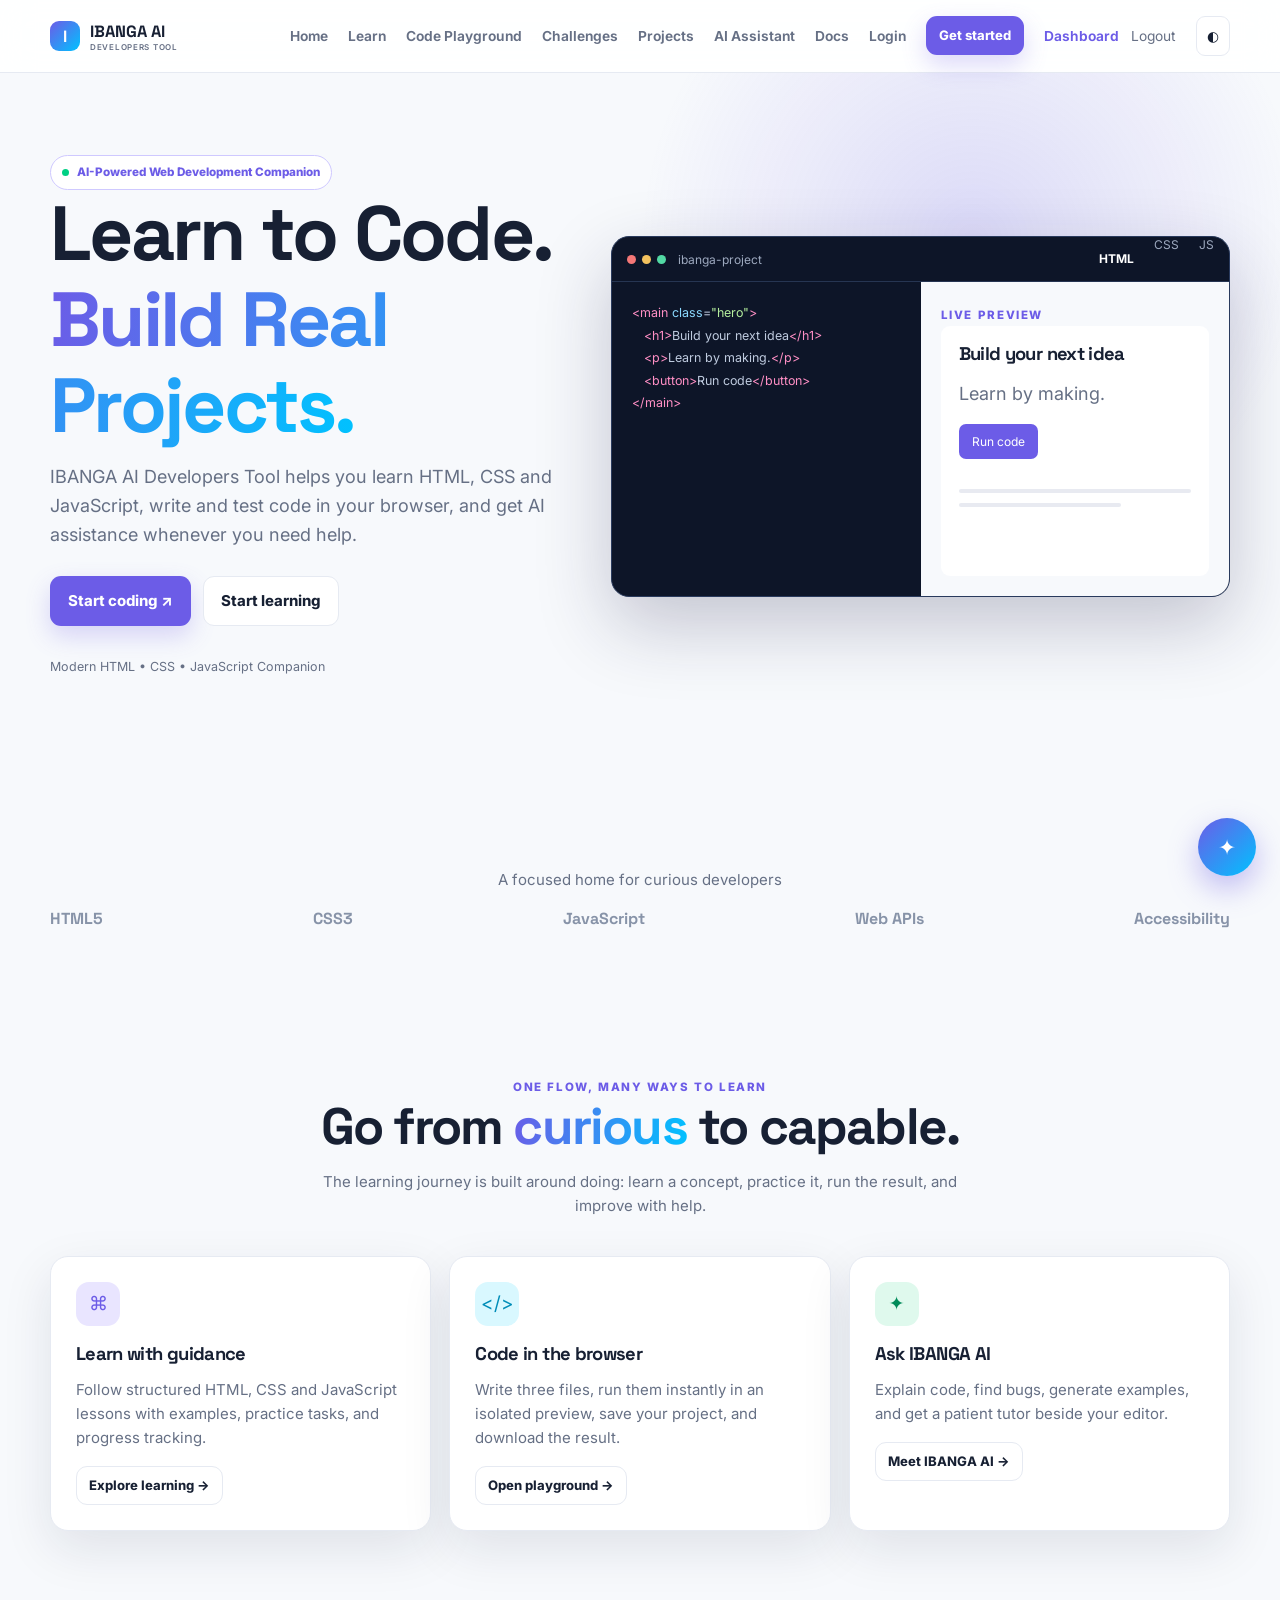
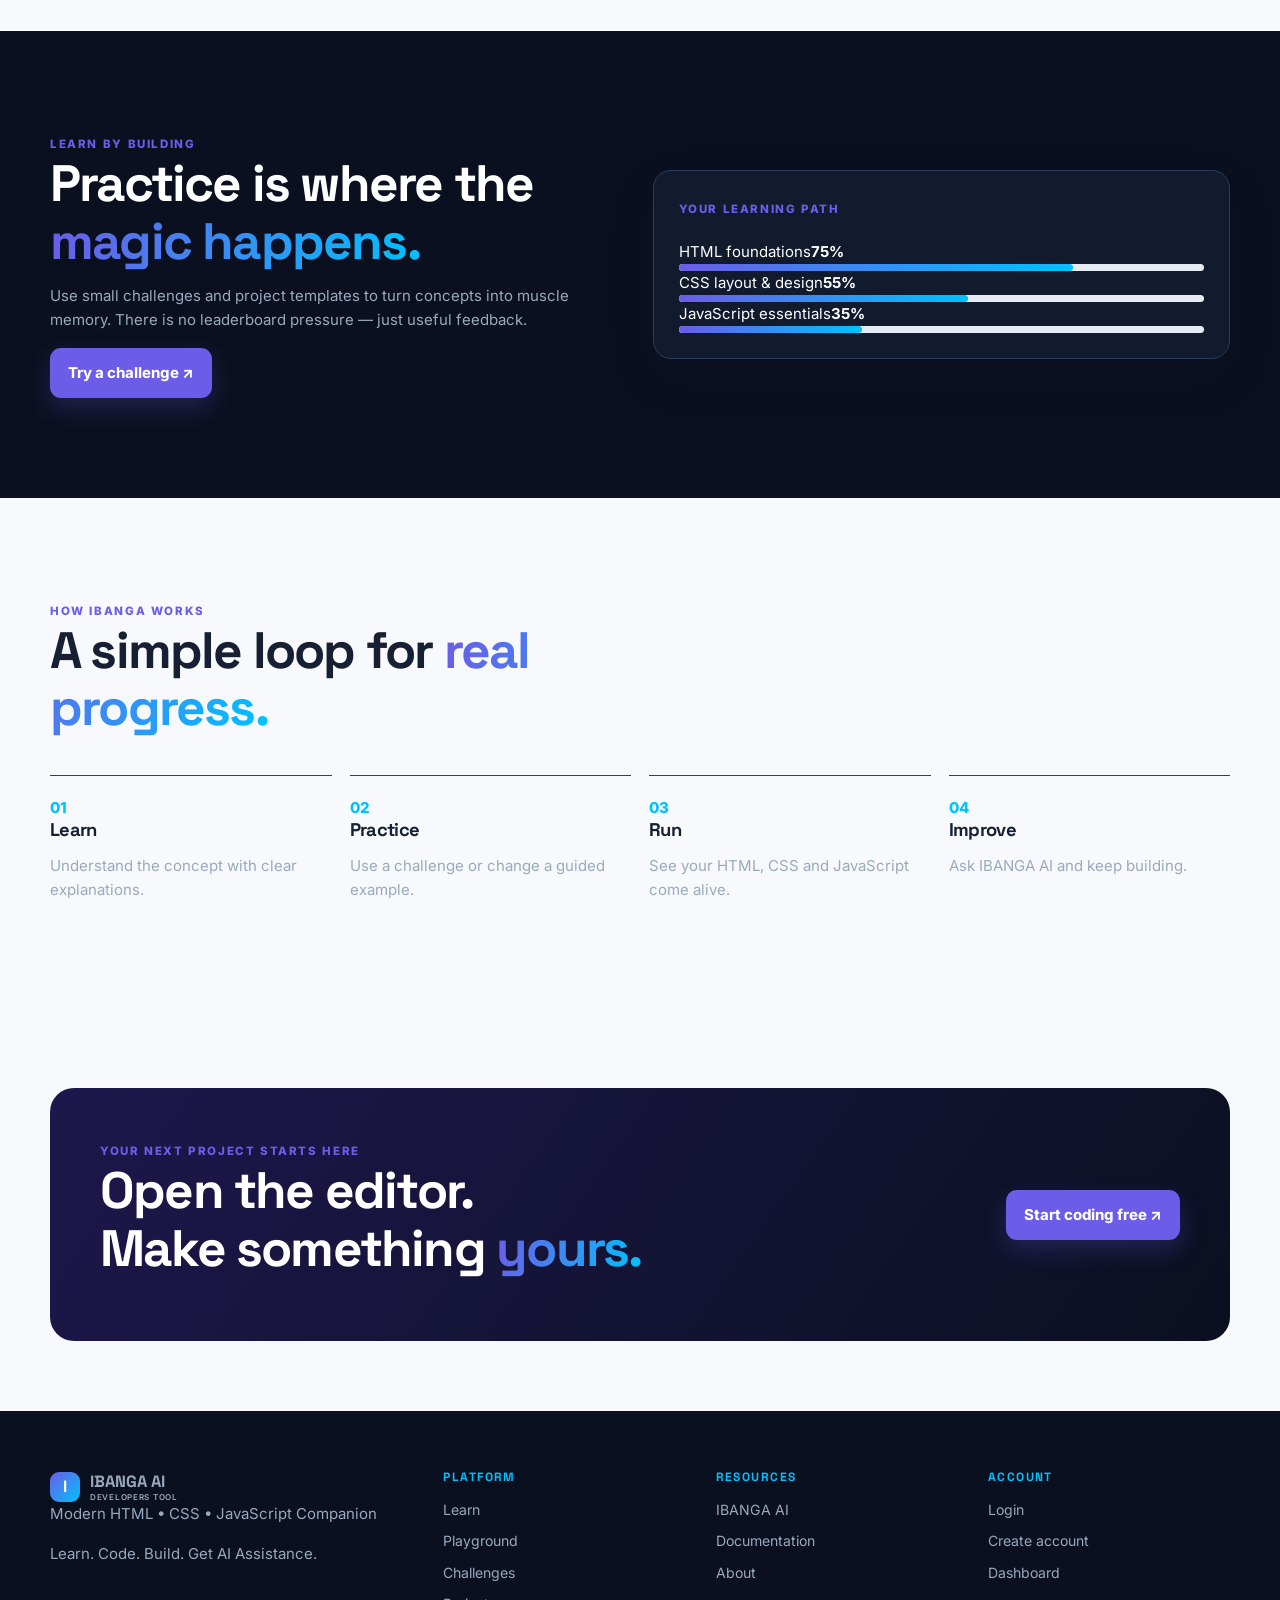
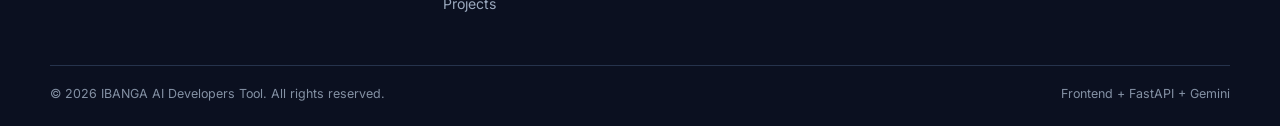
<file: index.html>
<!doctype html><html lang="en" data-page="home"><head><meta charset="UTF-8"><meta name="viewport" content="width=device-width,initial-scale=1"><meta name="description" content="IBANGA AI Developers Tool — Modern HTML, CSS and JavaScript Companion"><title>IBANGA AI Developers Tool</title><link rel="preconnect" href="https://fonts.googleapis.com"><link href="https://fonts.googleapis.com/css2?family=Inter:wght@400;500;600;700;800&family=Space+Grotesk:wght@500;600;700&display=swap" rel="stylesheet"><link rel="stylesheet" href="css/style.css"><link rel="stylesheet" href="css/responsive.css"></head><body><div id="site-header"></div><main><section class="hero"><div class="container hero-grid"><div class="reveal"><span class="badge"><i class="dot"></i> AI-Powered Web Development Companion</span><h1>Learn to Code.<br><span class="gradient-text">Build Real Projects.</span></h1><p>IBANGA AI Developers Tool helps you learn HTML, CSS and JavaScript, write and test code in your browser, and get AI assistance whenever you need help.</p><div class="hero-actions"><a class="btn btn-primary" href="pages/playground.html">Start coding ↗</a><a class="btn btn-secondary" href="pages/learn.html">Start learning</a></div><small class="muted">Modern HTML • CSS • JavaScript Companion</small></div><div class="hero-editor reveal"><div class="editor-top"><i class="traffic"></i><span>ibanga-project</span><div class="editor-tabs"><b>HTML</b><span>CSS</span><span>JS</span></div></div><div class="editor-body"><div class="mock-code"><span class="tag">&lt;main</span> <span class="attr">class</span>=<span class="value">"hero"</span><span class="tag">&gt;</span><br>　<span class="tag">&lt;h1&gt;</span>Build your next idea<span class="tag">&lt;/h1&gt;</span><br>　<span class="tag">&lt;p&gt;</span>Learn by making.<span class="tag">&lt;/p&gt;</span><br>　<span class="tag">&lt;button&gt;</span>Run code<span class="tag">&lt;/button&gt;</span><br><span class="tag">&lt;/main&gt;</span></div><div class="preview"><span class="eyebrow">LIVE PREVIEW</span><div class="preview-window"><h3>Build your next idea</h3><p>Learn by making.</p><span class="preview-button">Run code</span><div style="margin-top:30px;height:4px;background:#e8eaf1;border-radius:4px"></div><div style="margin-top:10px;width:70%;height:4px;background:#e8eaf1;border-radius:4px"></div></div></div></div></div></div></section><section class="section" style="padding-bottom:45px"><div class="container"><p class="center muted">A focused home for curious developers</p><div class="logos"><span>HTML5</span><span>CSS3</span><span>JavaScript</span><span>Web APIs</span><span>Accessibility</span></div></div></section><section class="section"><div class="container"><div class="section-heading center"><span class="eyebrow">ONE FLOW, MANY WAYS TO LEARN</span><h2>Go from <span class="gradient-text">curious</span> to capable.</h2><p class="muted">The learning journey is built around doing: learn a concept, practice it, run the result, and improve with help.</p></div><div class="grid-3"><article class="card card-pad feature-card reveal"><div class="icon">⌘</div><h3>Learn with guidance</h3><p>Follow structured HTML, CSS and JavaScript lessons with examples, practice tasks, and progress tracking.</p><a class="btn btn-secondary btn-small" href="pages/learn.html">Explore learning →</a></article><article class="card card-pad feature-card reveal"><div class="icon cyan">&lt;/&gt;</div><h3>Code in the browser</h3><p>Write three files, run them instantly in an isolated preview, save your project, and download the result.</p><a class="btn btn-secondary btn-small" href="pages/playground.html">Open playground →</a></article><article class="card card-pad feature-card reveal"><div class="icon green">✦</div><h3>Ask IBANGA AI</h3><p>Explain code, find bugs, generate examples, and get a patient tutor beside your editor.</p><a class="btn btn-secondary btn-small" href="pages/ai-assistant.html">Meet IBANGA AI →</a></article></div></div></section><section class="section dark-section"><div class="container split"><div><span class="eyebrow">LEARN BY BUILDING</span><h2>Practice is where the <span class="gradient-text">magic happens.</span></h2><p class="muted">Use small challenges and project templates to turn concepts into muscle memory. There is no leaderboard pressure — just useful feedback.</p><a class="btn btn-primary" href="pages/challenges.html">Try a challenge ↗</a></div><div class="card card-pad" style="background:#121a2e;border-color:#2c3c5b;color:#fff"><span class="eyebrow">YOUR LEARNING PATH</span><div style="margin-top:20px"><div class="progress-item"><header><span>HTML foundations</span><b>75%</b></header><div class="progress-line"><i style="width:75%"></i></div></div><div class="progress-item"><header><span>CSS layout & design</span><b>55%</b></header><div class="progress-line"><i style="width:55%"></i></div></div><div class="progress-item"><header><span>JavaScript essentials</span><b>35%</b></header><div class="progress-line"><i style="width:35%"></i></div></div></div></div></div></section><section class="section"><div class="container"><div class="section-heading"><span class="eyebrow">HOW IBANGA WORKS</span><h2>A simple loop for <span class="gradient-text">real progress.</span></h2></div><div class="steps"><div class="step"><span class="step-number">01</span><h3>Learn</h3><p>Understand the concept with clear explanations.</p></div><div class="step"><span class="step-number">02</span><h3>Practice</h3><p>Use a challenge or change a guided example.</p></div><div class="step"><span class="step-number">03</span><h3>Run</h3><p>See your HTML, CSS and JavaScript come alive.</p></div><div class="step"><span class="step-number">04</span><h3>Improve</h3><p>Ask IBANGA AI and keep building.</p></div></div></div></section><section class="cta"><div class="container cta-box"><div><span class="eyebrow">YOUR NEXT PROJECT STARTS HERE</span><h2>Open the editor.<br>Make something <span class="gradient-text">yours.</span></h2></div><a class="btn btn-primary" href="pages/playground.html">Start coding free ↗</a></div></section></main><div id="site-footer"></div><script src="js/storage.js"></script><script src="js/ui.js"></script><script src="js/main.js"></script></body></html>
</file>
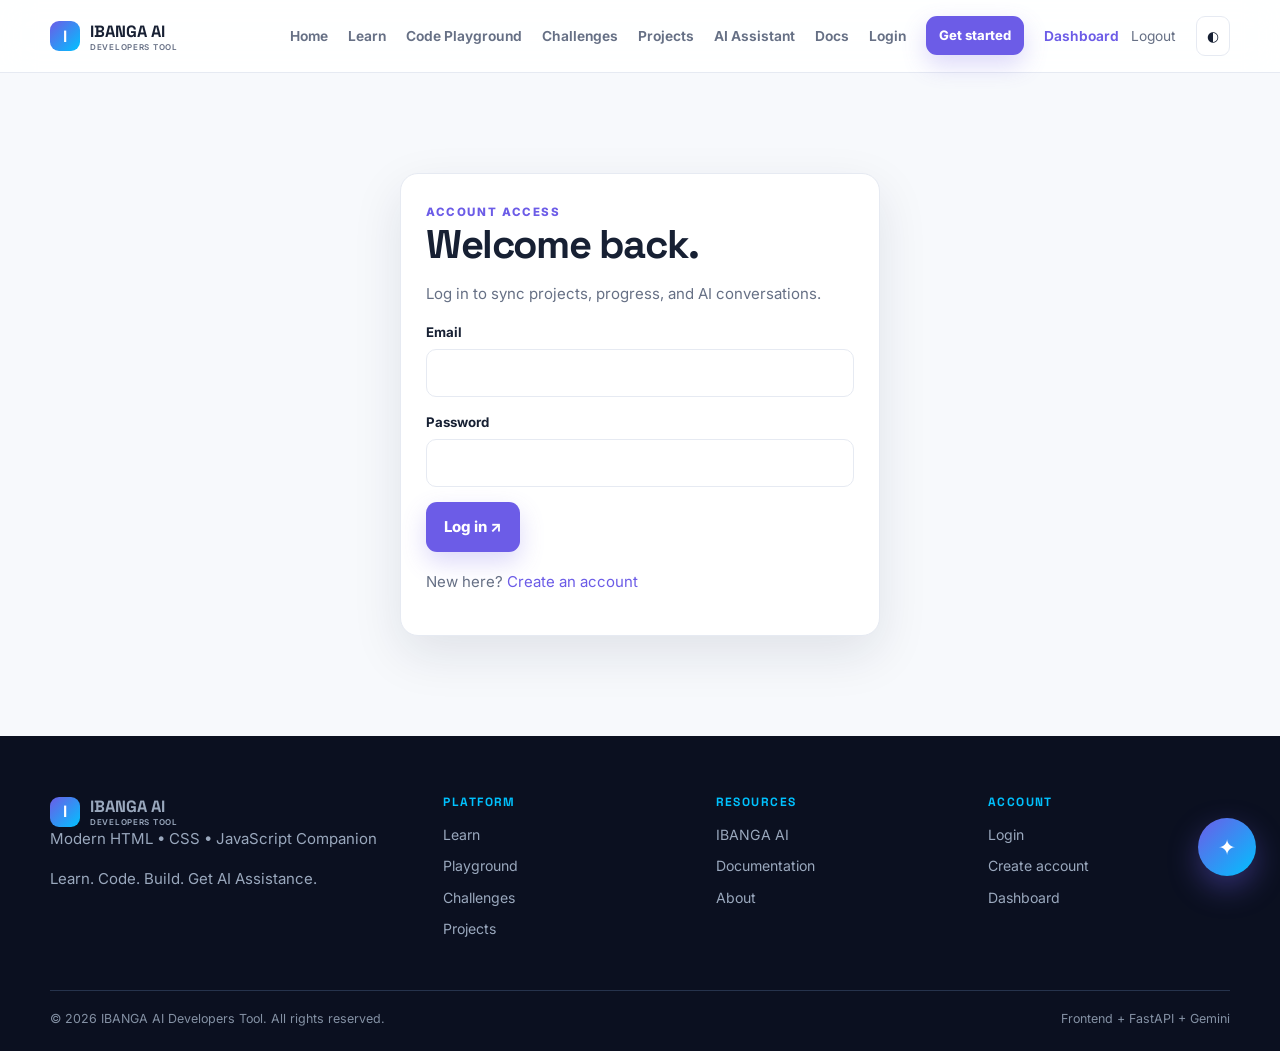
<file: dashboard/dashboard.html>
<!doctype html><html lang="en" data-page="dashboard"><head><meta charset="UTF-8"><meta name="viewport" content="width=device-width,initial-scale=1"><title>Dashboard — IBANGA AI</title><link rel="preconnect" href="https://fonts.googleapis.com"><link href="https://fonts.googleapis.com/css2?family=Inter:wght@400;500;600;700;800&family=Space+Grotesk:wght@500;600;700&display=swap" rel="stylesheet"><link rel="stylesheet" href="../css/style.css"><link rel="stylesheet" href="../css/responsive.css"><link rel="stylesheet" href="../css/dashboard.css"></head><body><div class="app-shell"><aside class="app-sidebar"><a class="brand" href="../index.html"><span class="brand-mark">I</span><span>IBANGA AI<small>DEVELOPERS TOOL</small></span></a><nav><a class="side-link active" href="dashboard.html">⌂ Dashboard</a><a class="side-link" href="../pages/learn.html">⌁ Learn</a><a class="side-link" href="../pages/playground.html">&lt;/&gt; Playground</a><a class="side-link" href="../pages/challenges.html">◇ Challenges</a><a class="side-link" href="../pages/projects.html">▣ Projects</a><a class="side-link" href="../pages/ai-assistant.html">✦ AI Assistant</a><a class="side-link" href="../pages/documentation.html">▤ Documentation</a><a class="side-link" href="#">⚙ Settings</a></nav></aside><div class="sidebar-overlay"></div><section class="app-main"><header class="app-topbar"><div><button class="sidebar-toggle" aria-label="Open dashboard menu">☰</button><span style="margin-left:10px"><h2>Welcome back, Developer!</h2><p class="muted">Keep learning. Keep building.</p></span></div><div><button class="theme-toggle" aria-label="Toggle theme">◐</button><a class="btn btn-primary btn-small" href="../pages/playground.html">Open playground ↗</a></div></header><main class="app-main-content"><div class="dashboard-kpis"><article class="card kpi"><span>Lessons completed</span><strong>12</strong><small class="muted">Keep your streak alive</small></article><article class="card kpi"><span>Projects saved</span><strong>4</strong><small class="muted">Build something new</small></article><article class="card kpi"><span>Challenges passed</span><strong>8</strong><small class="muted">Great momentum</small></article><article class="card kpi"><span>Learning streak</span><strong>6d</strong><small class="muted">You’re on a roll</small></article></div><div class="dashboard-columns"><section class="card card-pad"><div class="panel-heading"><div><span class="eyebrow">YOUR PATH</span><h2>Learning progress</h2></div><a class="btn btn-secondary btn-small" href="../pages/learn.html">Continue learning</a></div><div class="progress-item" data-progress="HTML"><header><span>HTML</span><b>0%</b></header><div class="progress-line"><i></i></div></div><div class="progress-item" data-progress="CSS"><header><span>CSS</span><b>0%</b></header><div class="progress-line"><i></i></div></div><div class="progress-item" data-progress="JavaScript"><header><span>JavaScript</span><b>0%</b></header><div class="progress-line"><i></i></div></div></section><section class="card card-pad"><span class="eyebrow">NEXT UP</span><h2>Build a landing page</h2><p class="muted">Practice layout, spacing, color, and responsive design in the playground.</p><a class="btn btn-primary btn-small" href="../pages/projects.html">Start project ↗</a></section></div><section class="card card-pad" style="margin-top:18px"><div class="panel-heading"><div><span class="eyebrow">RECENT ACTIVITY</span><h2>Your workspace</h2></div><a href="../pages/projects.html" class="muted">View projects →</a></div><table class="table"><thead><tr><th>Activity</th><th>Type</th><th>Status</th></tr></thead><tbody><tr><td>HTML foundations</td><td>Lesson</td><td><span class="status">Completed</span></td></tr><tr><td>Interactive button</td><td>Challenge</td><td><span class="status">Passed</span></td></tr><tr><td>My first IBANGA project</td><td>Project</td><td><span class="status pending">In progress</span></td></tr></tbody></table></section></main></section></div><script src="../js/storage.js"></script><script src="../js/ui.js"></script><script src="../js/dashboard.js"></script></body></html>
</file>
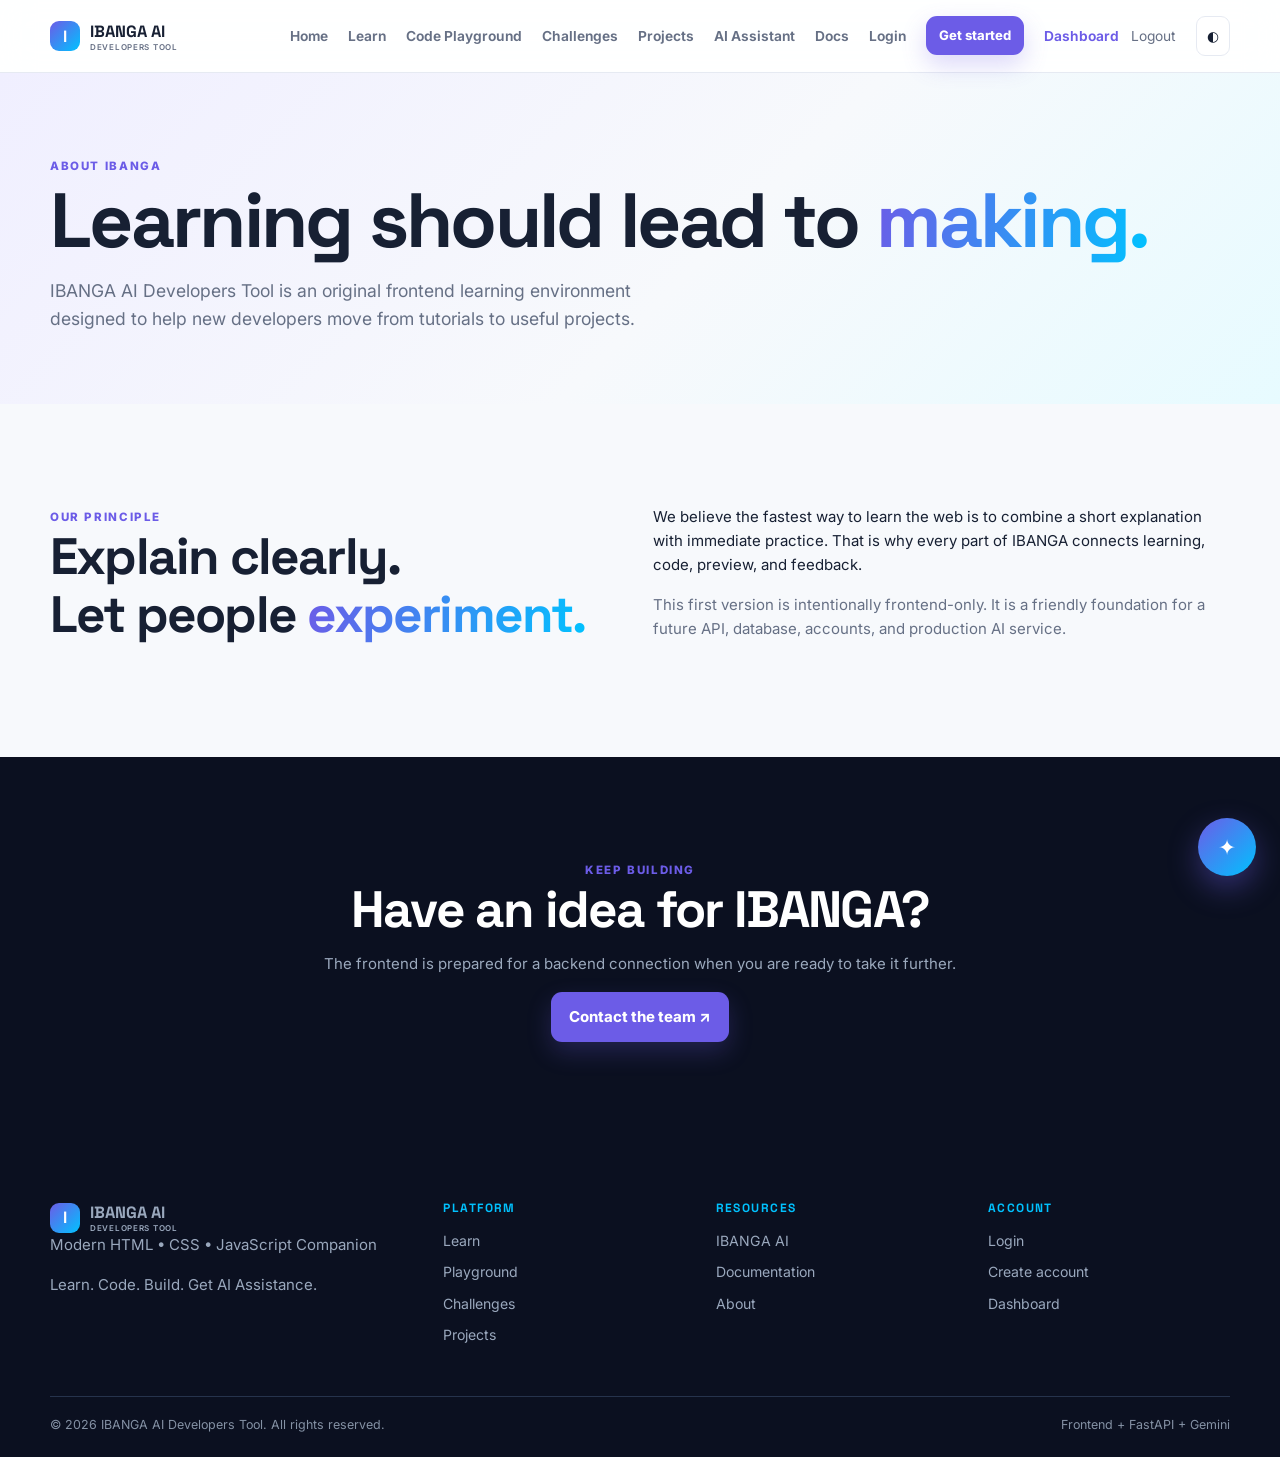
<file: pages/about.html>
<!doctype html><html lang="en" data-page="about"><head><meta charset="UTF-8"><meta name="viewport" content="width=device-width,initial-scale=1"><title>About — IBANGA AI Developers Tool</title><link rel="preconnect" href="https://fonts.googleapis.com"><link href="https://fonts.googleapis.com/css2?family=Inter:wght@400;500;600;700;800&family=Space+Grotesk:wght@500;600;700&display=swap" rel="stylesheet"><link rel="stylesheet" href="../css/style.css"><link rel="stylesheet" href="../css/responsive.css"></head><body><div id="site-header"></div><main><section class="page-title"><div class="container"><span class="eyebrow">ABOUT IBANGA</span><h1>Learning should lead to <span class="gradient-text">making.</span></h1><p>IBANGA AI Developers Tool is an original frontend learning environment designed to help new developers move from tutorials to useful projects.</p></div></section><section class="section"><div class="container split"><div><span class="eyebrow">OUR PRINCIPLE</span><h2>Explain clearly.<br>Let people <span class="gradient-text">experiment.</span></h2></div><div><p>We believe the fastest way to learn the web is to combine a short explanation with immediate practice. That is why every part of IBANGA connects learning, code, preview, and feedback.</p><p class="muted">This first version is intentionally frontend-only. It is a friendly foundation for a future API, database, accounts, and production AI service.</p></div></div></section><section class="section dark-section" id="contact"><div class="container center"><span class="eyebrow">KEEP BUILDING</span><h2>Have an idea for IBANGA?</h2><p class="muted">The frontend is prepared for a backend connection when you are ready to take it further.</p><a class="btn btn-primary" href="mailto:hello@ibanga.example">Contact the team ↗</a></div></section></main><div id="site-footer"></div><script src="../js/storage.js"></script><script src="../js/ui.js"></script></body></html>
</file>
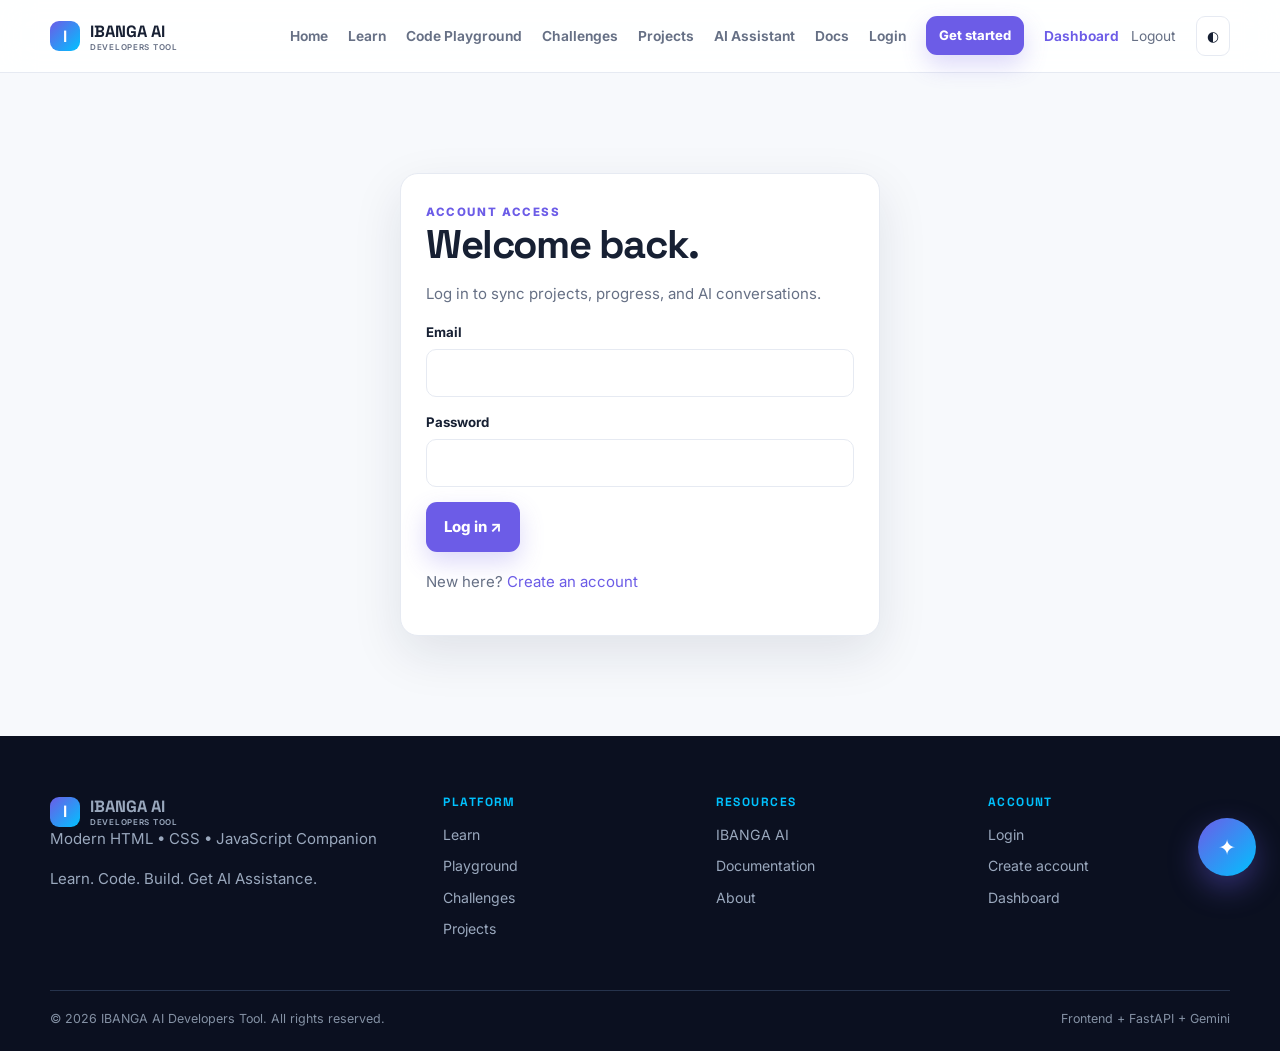
<file: pages/ai-assistant.html>
<!doctype html><html lang="en" data-page="ai"><head><meta charset="UTF-8"><meta name="viewport" content="width=device-width,initial-scale=1"><title>IBANGA AI Assistant</title><link rel="preconnect" href="https://fonts.googleapis.com"><link href="https://fonts.googleapis.com/css2?family=Inter:wght@400;500;600;700;800&family=Space+Grotesk:wght@500;600;700&display=swap" rel="stylesheet"><link rel="stylesheet" href="../css/style.css"><link rel="stylesheet" href="../css/responsive.css"><style>.ai-shell{padding:55px 0}.chat-box{max-width:850px;margin:auto}.chat-messages{min-height:350px;max-height:500px;overflow:auto;padding:24px;background:var(--surface);border:1px solid var(--line);border-radius:16px 16px 0 0}.chat-message{display:flex;gap:12px;margin:18px 0;max-width:750px}.chat-message.user{margin-left:auto;flex-direction:row-reverse}.chat-avatar{flex:0 0 32px;width:32px;height:32px;display:grid;place-items:center;border-radius:10px;background:#e9e5ff;color:var(--brand);font-size:.58rem;font-weight:800}.chat-message.user .chat-avatar{background:#d9f8ff;color:#008db8}.chat-message b{font-size:.77rem}.chat-message p{margin:4px 0;color:var(--muted);white-space:pre-wrap}.chat-composer{padding:15px;background:var(--surface);border:1px solid var(--line);border-top:0;border-radius:0 0 16px 16px}.chat-composer textarea{width:100%;min-height:70px;border:1px solid var(--line);background:var(--soft);color:var(--ink);border-radius:10px;padding:12px;resize:vertical}.chat-composer footer{display:flex;align-items:center;justify-content:space-between;margin-top:9px;gap:10px}.ai-disclaimer{font-size:.75rem;color:var(--muted)}</style></head><body><div id="site-header"></div><main class="ai-shell"><div class="container"><div class="section-heading center"><span class="badge"><i class="dot"></i> Demo AI Mode</span><h1>Meet <span class="gradient-text">IBANGA AI.</span></h1><p class="muted">Your AI web-development companion for explaining code, finding bugs, and learning with confidence.</p></div><div class="chat-box"><div id="chat-messages" class="chat-messages"><div class="chat-message assistant"><span class="chat-avatar">I</span><div><b>IBANGA AI</b><p>Hi! I can help with HTML, CSS, JavaScript, DOM, APIs, accessibility, debugging, and responsive design. What are you building?</p></div></div></div><div class="chat-composer"><div class="quick-grid"><button data-ai-prompt="Explain my code">Explain my code</button><button data-ai-prompt="Find bugs in my code">Find bugs</button><button data-ai-prompt="Improve this code">Improve this code</button><button data-ai-prompt="Create a responsive example">Make it responsive</button><button data-ai-prompt="Teach me DOM events">Teach me</button></div><form id="ai-form"><textarea id="ai-input" placeholder="Ask a web development question..." aria-label="Ask IBANGA AI"></textarea><footer><span class="ai-disclaimer">Demo response mode · No API key in the browser</span><span><button id="attach-code" type="button" class="btn btn-secondary btn-small">Attach code</button><button id="clear-chat" type="button" class="btn btn-secondary btn-small">Clear</button><button class="btn btn-primary btn-small" type="submit">Send ↗</button></span></footer></form></div></div></div></main><div id="site-footer"></div><script src="../js/storage.js"></script><script src="../js/ui.js"></script><script src="../js/ai-assistant.js"></script></body></html>
</file>
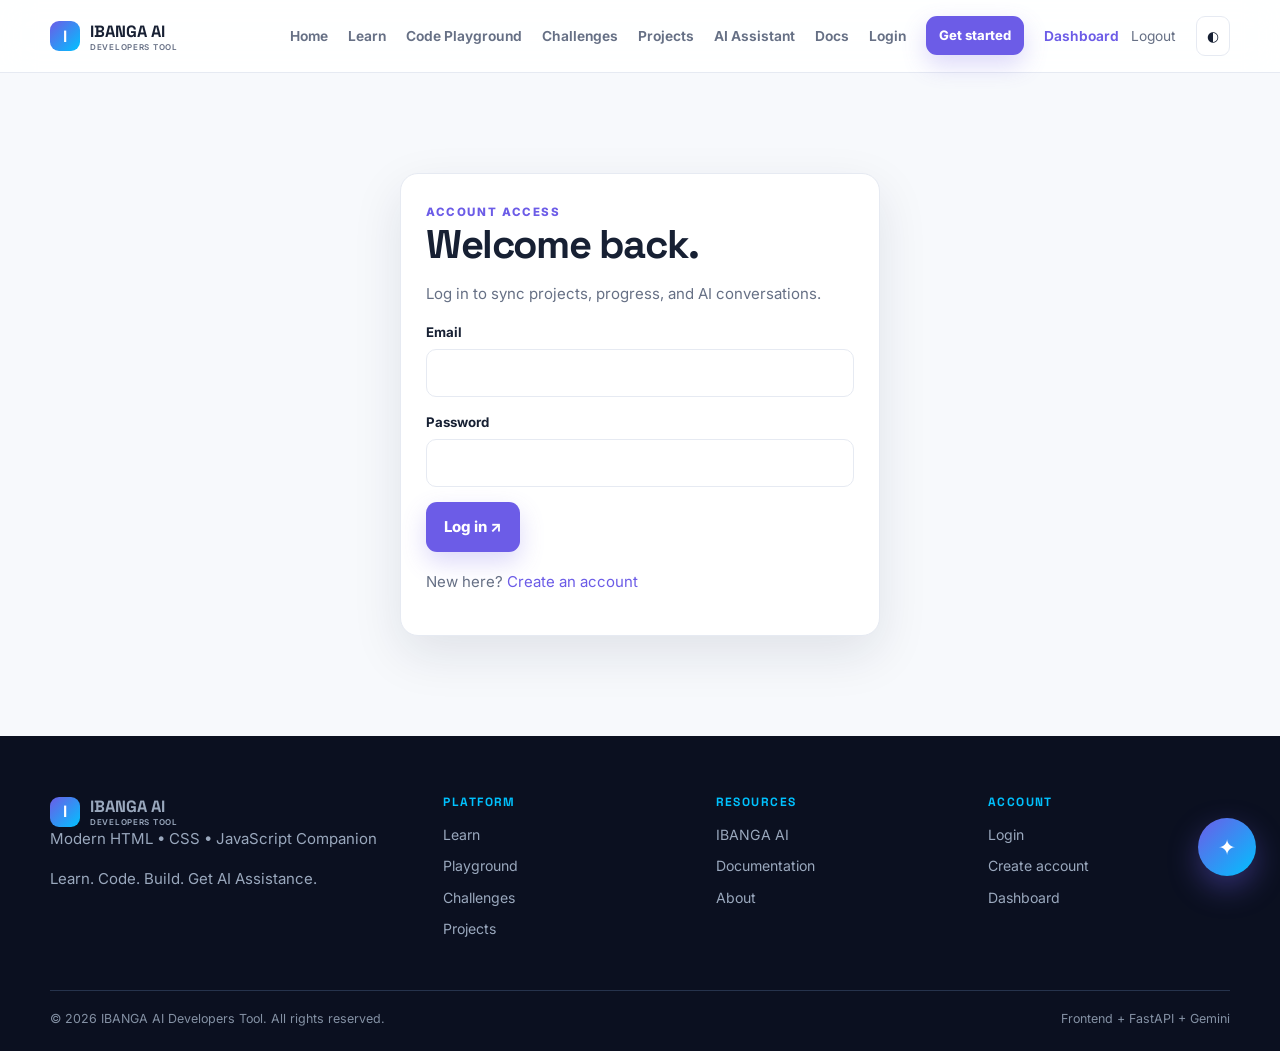
<file: pages/challenges.html>
<!doctype html><html lang="en" data-page="challenges"><head><meta charset="UTF-8"><meta name="viewport" content="width=device-width,initial-scale=1"><title>Coding Challenges — IBANGA AI</title><link rel="preconnect" href="https://fonts.googleapis.com"><link href="https://fonts.googleapis.com/css2?family=Inter:wght@400;500;600;700;800&family=Space+Grotesk:wght@500;600;700&display=swap" rel="stylesheet"><link rel="stylesheet" href="../css/style.css"><link rel="stylesheet" href="../css/responsive.css"></head><body><div id="site-header"></div><main><section class="page-title"><div class="container"><span class="eyebrow">PRACTICE ARENA</span><h1>Small challenges.<br><span class="gradient-text">Real confidence.</span></h1><p>Practice one skill at a time. Automated checks give you a friendly signal, not a leaderboard.</p></div></section><section class="section"><div class="container"><div id="challenge-grid" class="grid-3"></div></div></section></main><div class="modal-backdrop" id="challenge-modal"><article class="modal"><button class="modal-close" onclick="document.querySelector('#challenge-modal').classList.remove('open')" aria-label="Close challenge">×</button><span class="eyebrow">CHALLENGE</span><h2 id="challenge-name"></h2><p id="challenge-prompt"></p><textarea id="challenge-code" class="code-editor" style="min-height:180px" spellcheck="false"></textarea><div id="challenge-result" class="notice" hidden></div><button id="check-challenge" class="btn btn-primary" style="margin-top:15px">Check answer</button></article></div><div id="site-footer"></div><script src="../js/storage.js"></script><script src="../js/ui.js"></script><script src="../js/challenges.js"></script></body></html>
</file>
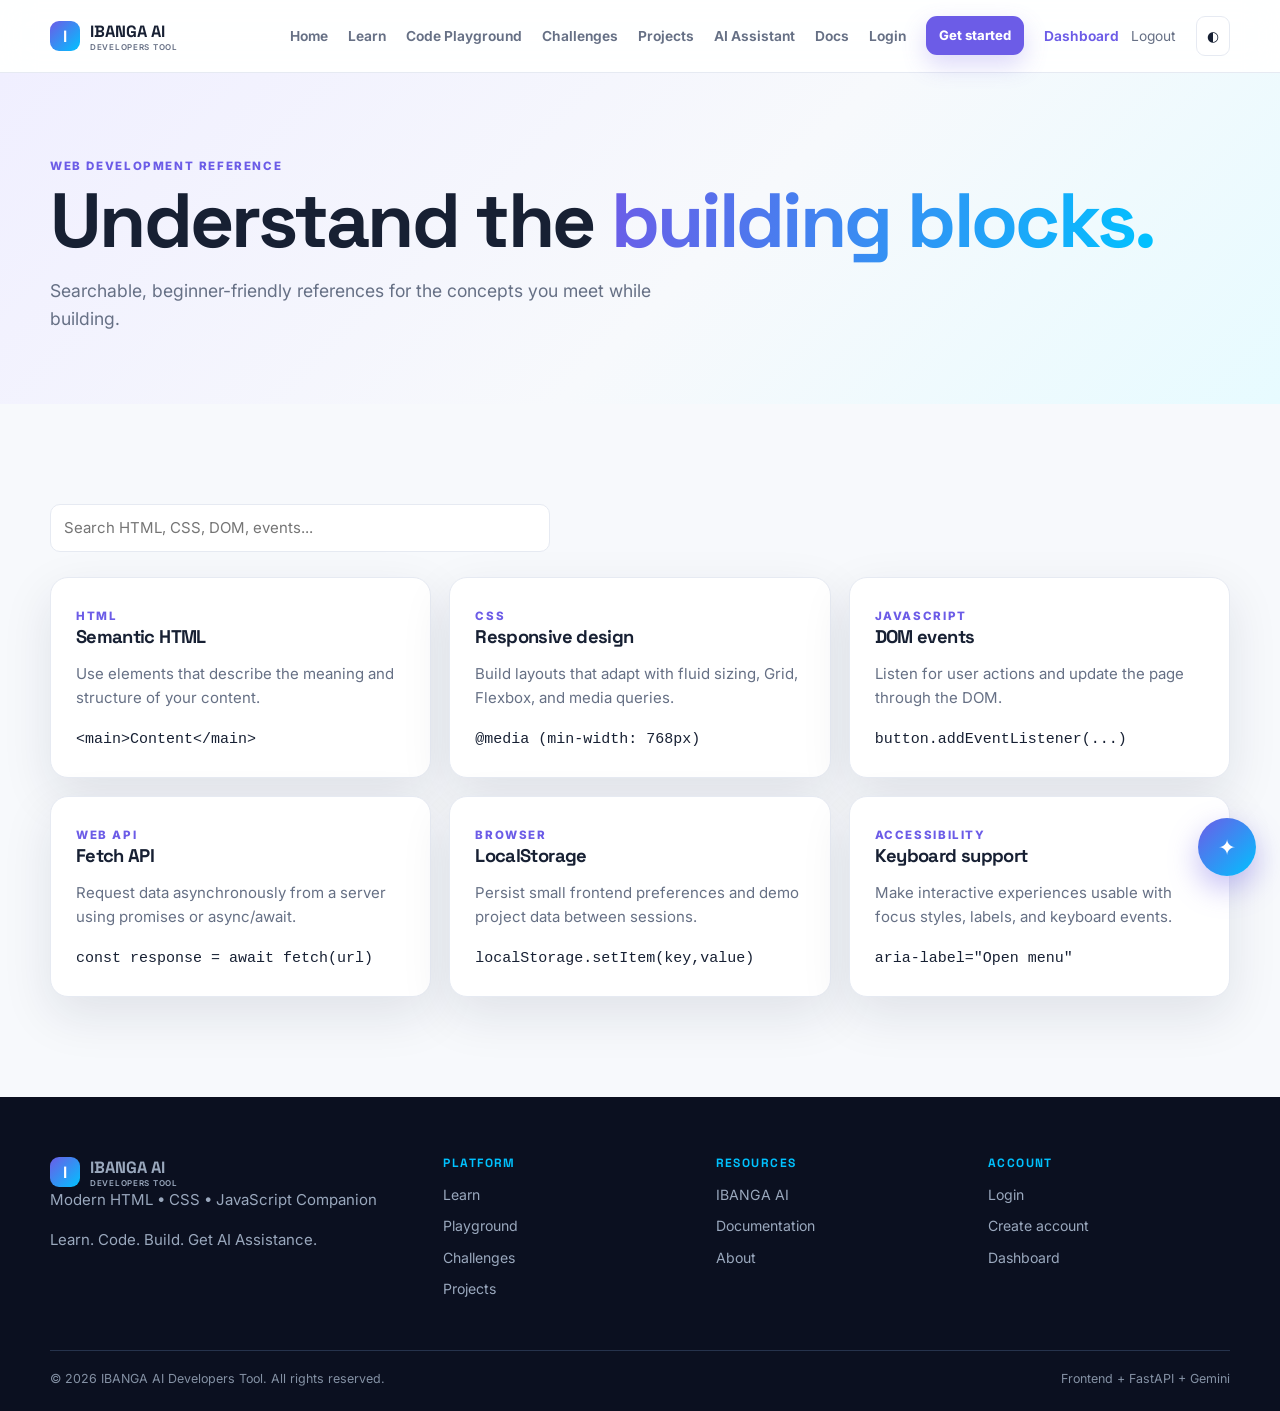
<file: pages/documentation.html>
<!doctype html><html lang="en" data-page="docs"><head><meta charset="UTF-8"><meta name="viewport" content="width=device-width,initial-scale=1"><title>Documentation — IBANGA AI</title><link rel="preconnect" href="https://fonts.googleapis.com"><link href="https://fonts.googleapis.com/css2?family=Inter:wght@400;500;600;700;800&family=Space+Grotesk:wght@500;600;700&display=swap" rel="stylesheet"><link rel="stylesheet" href="../css/style.css"><link rel="stylesheet" href="../css/responsive.css"></head><body><div id="site-header"></div><main><section class="page-title"><div class="container"><span class="eyebrow">WEB DEVELOPMENT REFERENCE</span><h1>Understand the <span class="gradient-text">building blocks.</span></h1><p>Searchable, beginner-friendly references for the concepts you meet while building.</p></div></section><section class="section"><div class="container"><input class="search-box" style="max-width:500px;margin-bottom:25px" data-search="#docs-grid [data-search-item]" data-empty="#docs-empty" placeholder="Search HTML, CSS, DOM, events..." aria-label="Search documentation"><div id="docs-grid" class="grid-3"><article class="card card-pad" data-search-item><span class="eyebrow">HTML</span><h3>Semantic HTML</h3><p class="muted">Use elements that describe the meaning and structure of your content.</p><code>&lt;main&gt;Content&lt;/main&gt;</code></article><article class="card card-pad" data-search-item><span class="eyebrow">CSS</span><h3>Responsive design</h3><p class="muted">Build layouts that adapt with fluid sizing, Grid, Flexbox, and media queries.</p><code>@media (min-width: 768px)</code></article><article class="card card-pad" data-search-item><span class="eyebrow">JAVASCRIPT</span><h3>DOM events</h3><p class="muted">Listen for user actions and update the page through the DOM.</p><code>button.addEventListener(...)</code></article><article class="card card-pad" data-search-item><span class="eyebrow">WEB API</span><h3>Fetch API</h3><p class="muted">Request data asynchronously from a server using promises or async/await.</p><code>const response = await fetch(url)</code></article><article class="card card-pad" data-search-item><span class="eyebrow">BROWSER</span><h3>LocalStorage</h3><p class="muted">Persist small frontend preferences and demo project data between sessions.</p><code>localStorage.setItem(key,value)</code></article><article class="card card-pad" data-search-item><span class="eyebrow">ACCESSIBILITY</span><h3>Keyboard support</h3><p class="muted">Make interactive experiences usable with focus styles, labels, and keyboard events.</p><code>aria-label="Open menu"</code></article></div><div id="docs-empty" class="empty" hidden>No results found.</div></div></section></main><div id="site-footer"></div><script src="../js/storage.js"></script><script src="../js/ui.js"></script><script src="../js/main.js"></script></body></html>
</file>
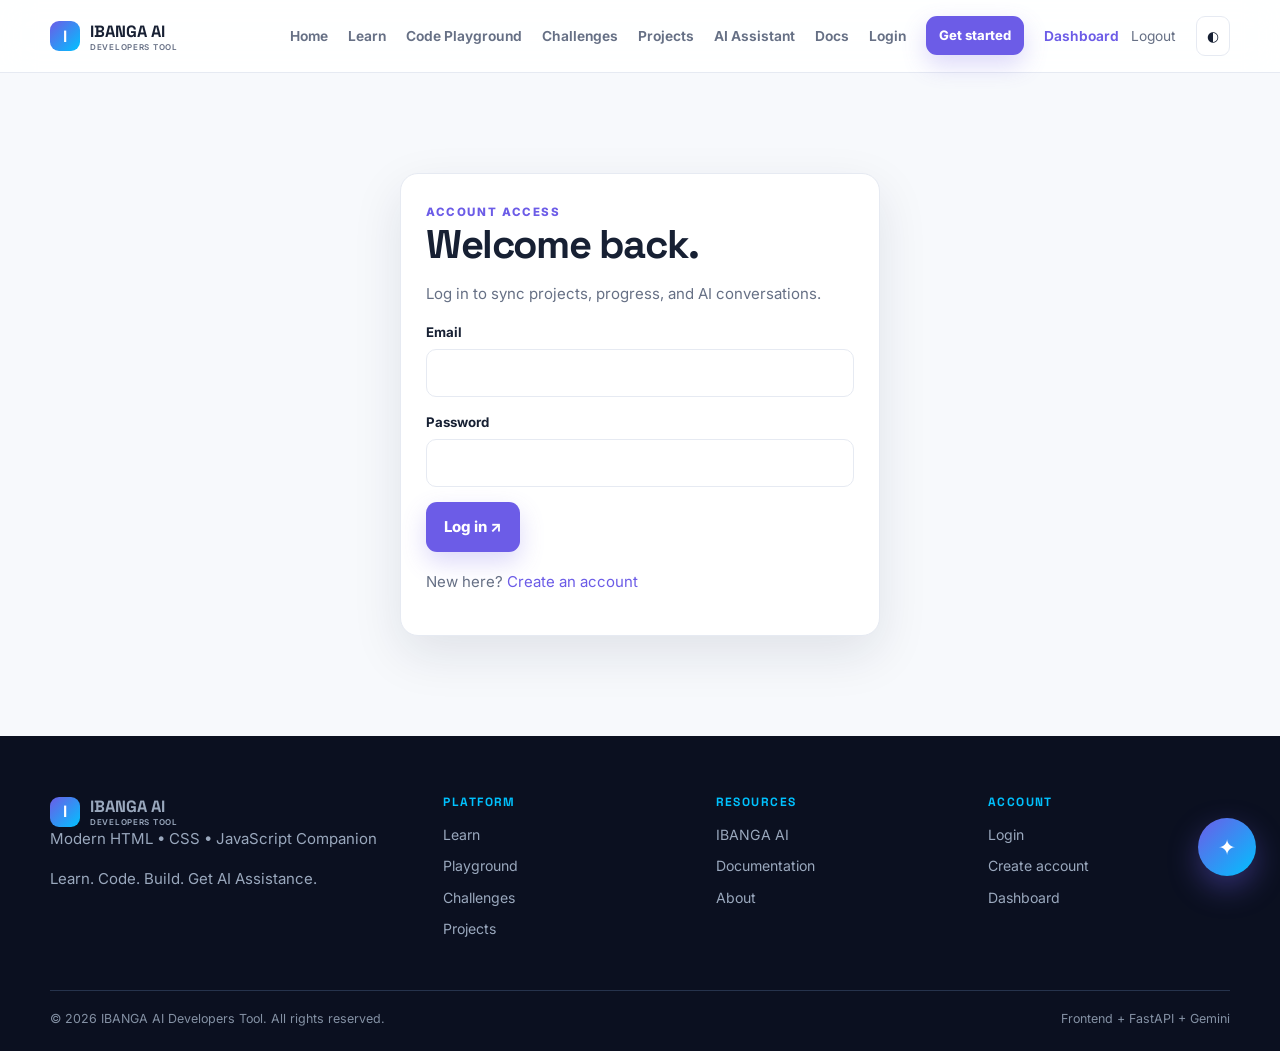
<file: pages/learn.html>
<!doctype html><html lang="en" data-page="learn"><head><meta charset="UTF-8"><meta name="viewport" content="width=device-width,initial-scale=1"><title>Learning Center — IBANGA AI</title><link rel="preconnect" href="https://fonts.googleapis.com"><link href="https://fonts.googleapis.com/css2?family=Inter:wght@400;600;700;800&family=Space+Grotesk:wght@500;700&display=swap" rel="stylesheet"><link rel="stylesheet" href="../css/style.css"><link rel="stylesheet" href="../css/responsive.css"></head><body><div id="site-header"></div><main><section class="page-title"><div class="container"><span class="eyebrow">LEARNING CENTER</span><h1>Learn the web by <span class="gradient-text">making it.</span></h1><p>Structured HTML, CSS, and JavaScript lessons loaded from your learning API.</p></div></section><section class="section"><div class="container"><div style="display:flex;gap:8px;flex-wrap:wrap;margin-bottom:15px"><button class="category-filter active btn btn-secondary btn-small" data-category="all">All</button><button class="category-filter btn btn-secondary btn-small" data-category="html">HTML</button><button class="category-filter btn btn-secondary btn-small" data-category="css">CSS</button><button class="category-filter btn btn-secondary btn-small" data-category="javascript">JavaScript</button></div><input id="lesson-search" class="search-box" placeholder="Search lessons..." aria-label="Search lessons" style="max-width:500px;margin-bottom:20px"><div id="learning-state" class="notice">Loading your learning courses...</div><div id="lesson-groups" class="grid-3"></div></div></section></main><div id="site-footer"></div><script src="../js/storage.js"></script><script src="../js/api.js"></script><script src="../js/ui.js"></script><script src="../js/learning.js"></script></body></html>
</file>
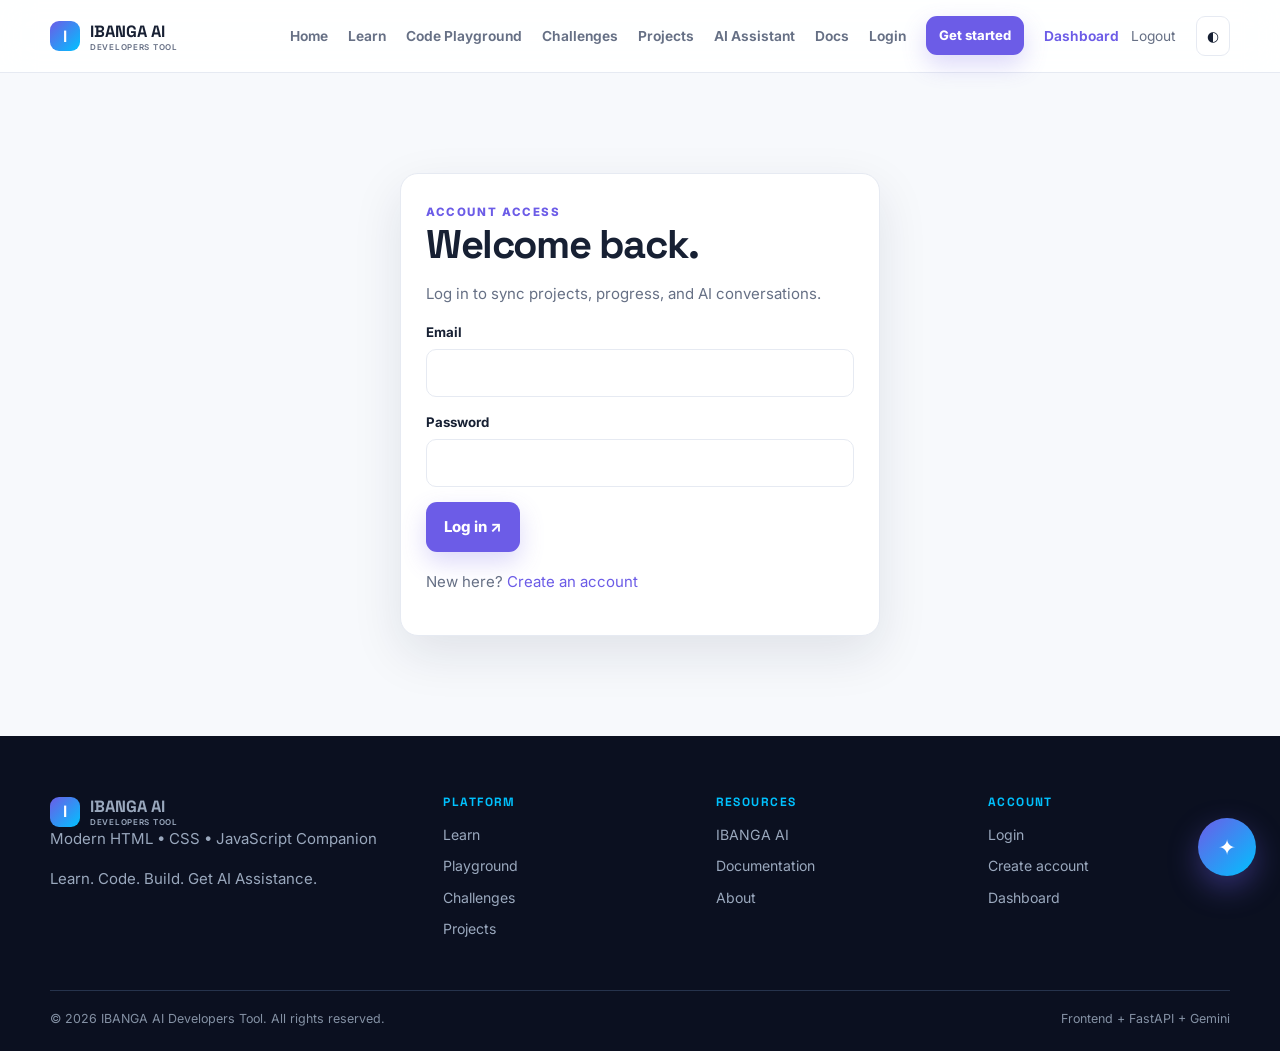
<file: pages/lesson.html>
<!doctype html><html lang="en" data-page="lesson"><head><meta charset="UTF-8"><meta name="viewport" content="width=device-width,initial-scale=1"><title>Lesson — IBANGA AI</title><link rel="preconnect" href="https://fonts.googleapis.com"><link href="https://fonts.googleapis.com/css2?family=Inter:wght@400;600;700;800&family=Space+Grotesk:wght@500;700&display=swap" rel="stylesheet"><link rel="stylesheet" href="../css/style.css"><link rel="stylesheet" href="../css/responsive.css"><style>.lesson-layout{display:grid;grid-template-columns:1fr .8fr;gap:24px}.lesson-code{width:100%;min-height:220px;background:#0d1528;color:#dce7fa;border:1px solid #26385a;border-radius:12px;padding:16px;line-height:1.6}.lesson-preview{width:100%;height:250px;border:1px solid var(--line);border-radius:12px;background:#fff}.lesson-actions{display:flex;gap:10px;flex-wrap:wrap;margin-top:20px}@media(max-width:760px){.lesson-layout{grid-template-columns:1fr}}
</style></head><body><div id="site-header"></div><main class="section"><div class="container"><div id="lesson-state" class="notice">Loading lesson...</div><article id="lesson-view" hidden><span id="lesson-category" class="eyebrow"></span><h1 id="lesson-title"></h1><p id="lesson-description" class="muted"></p><div class="lesson-layout"><section class="card card-pad"><div id="lesson-content"></div><h3>Practice this idea</h3><textarea id="lesson-code" class="lesson-code" spellcheck="false"><h1>Practice makes progress</h1><p>Change this example and run it.</p></textarea><div class="lesson-actions"><button id="run-lesson" class="btn btn-primary">Run example ▶</button><button id="copy-lesson" class="btn btn-secondary">Copy code</button><button id="complete-lesson" class="btn btn-secondary">Complete lesson ✓</button><a id="ask-lesson-ai" class="btn btn-secondary" href="ai-assistant.html">Ask IBANGA AI ✦</a></div></section><section class="card card-pad"><span class="eyebrow">LIVE RESULT</span><iframe id="lesson-preview" class="lesson-preview" title="Lesson example preview" sandbox="allow-scripts"></iframe><div class="lesson-actions"><button id="previous-lesson" class="btn btn-secondary btn-small">← Previous</button><button id="next-lesson" class="btn btn-primary btn-small">Next lesson →</button></div></section></div></article></div></main><div id="site-footer"></div><script src="../js/storage.js"></script><script src="../js/api.js"></script><script src="../js/ui.js"></script><script src="../js/lesson.js"></script></body></html>
</file>
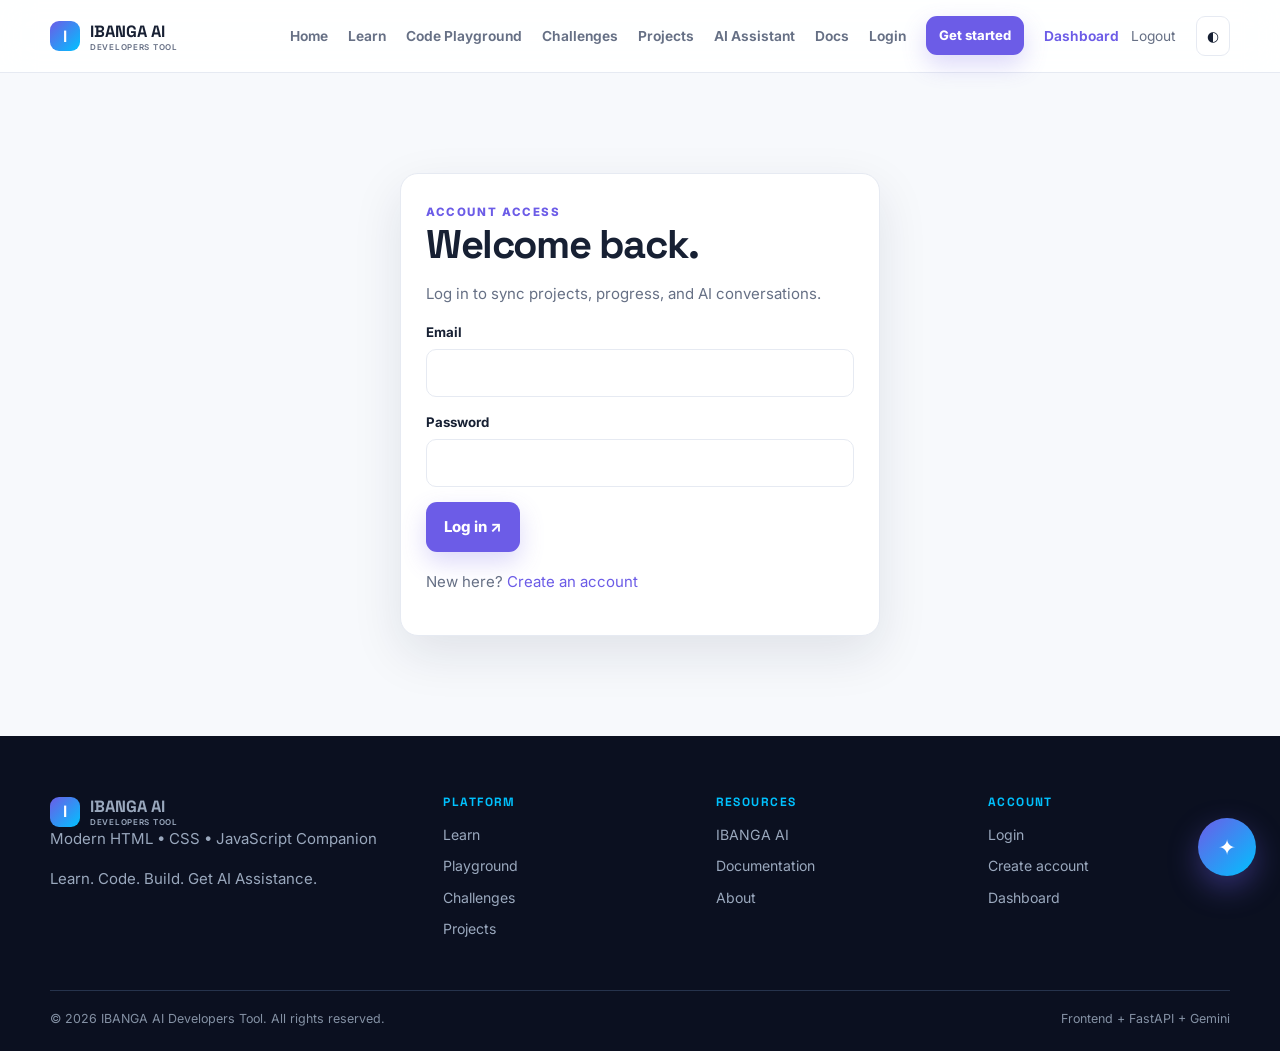
<file: pages/login.html>
<!doctype html><html lang="en" data-page="login"><head><meta charset="UTF-8"><meta name="viewport" content="width=device-width,initial-scale=1"><title>Log in — IBANGA AI</title><link rel="preconnect" href="https://fonts.googleapis.com"><link href="https://fonts.googleapis.com/css2?family=Inter:wght@400;600;700;800&family=Space+Grotesk:wght@500;700&display=swap" rel="stylesheet"><link rel="stylesheet" href="../css/style.css"><link rel="stylesheet" href="../css/responsive.css"></head><body><div id="site-header"></div><main class="section"><div class="container" style="max-width:480px"><section class="card card-pad"><span class="eyebrow">ACCOUNT ACCESS</span><h1 style="font-size:2.5rem">Welcome back.</h1><p class="muted">Log in to sync projects, progress, and AI conversations.</p><form id="login-form"><div class="form-group"><label for="email">Email</label><input id="email" type="email" required></div><div class="form-group"><label for="password">Password</label><input id="password" type="password" required></div><div id="auth-error" class="notice danger" hidden></div><button class="btn btn-primary" type="submit">Log in ↗</button></form><p class="muted" style="margin-top:18px">New here? <a href="register.html" style="color:var(--brand)">Create an account</a></p></section></div></main><div id="site-footer"></div><script src="../js/storage.js"></script><script src="../js/api.js"></script><script src="../js/ui.js"></script><script src="../js/auth-api.js"></script></body></html>
</file>
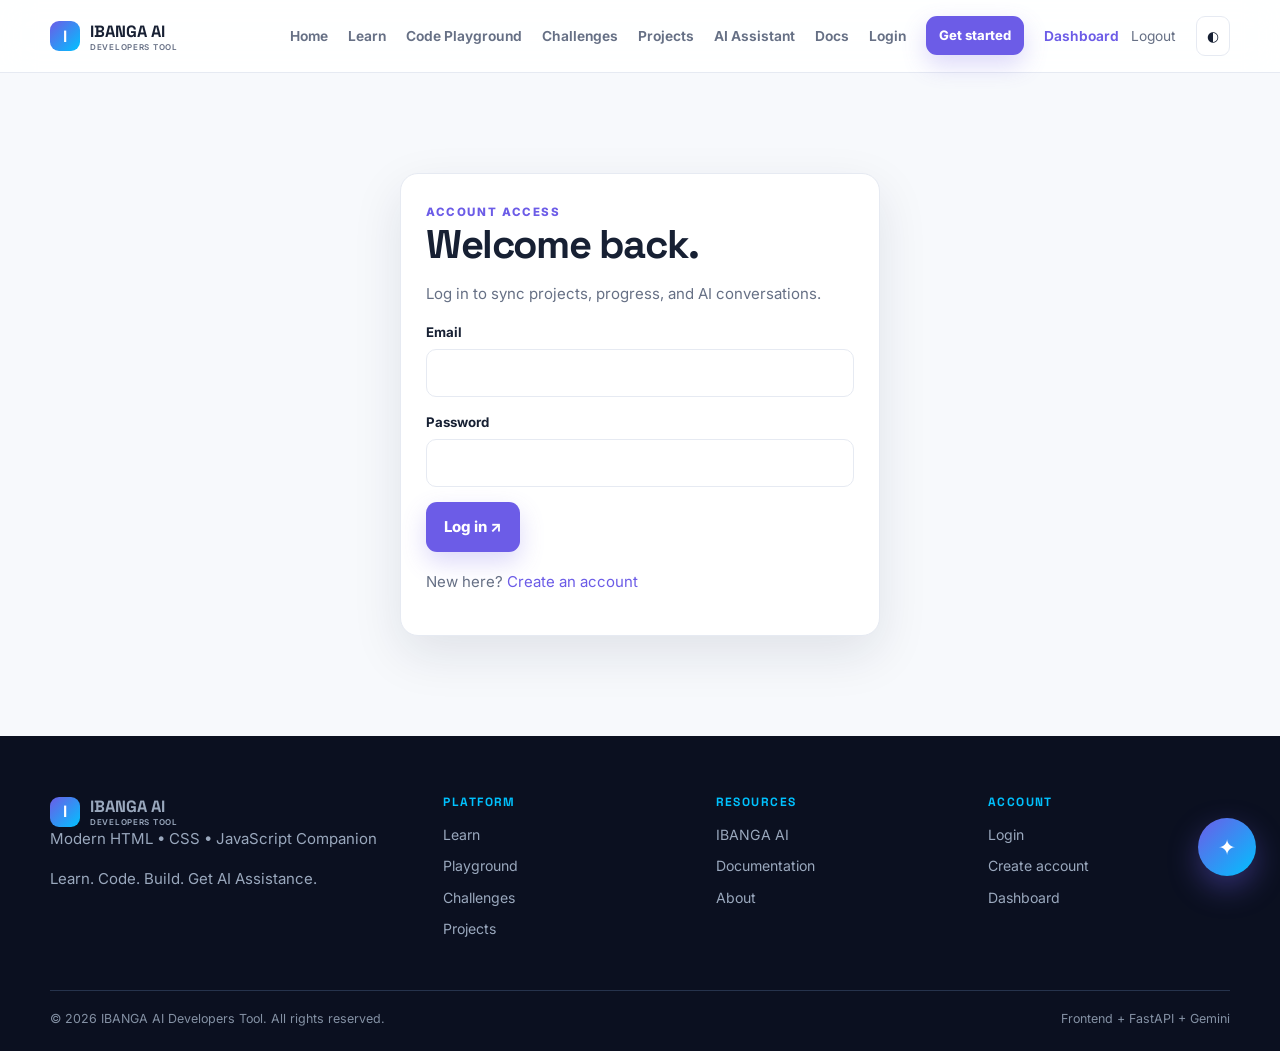
<file: pages/playground.html>
<!doctype html><html lang="en" data-page="playground"><head><meta charset="UTF-8"><meta name="viewport" content="width=device-width,initial-scale=1"><title>Code Playground — IBANGA AI</title><link rel="preconnect" href="https://fonts.googleapis.com"><link href="https://fonts.googleapis.com/css2?family=Inter:wght@400;500;600;700;800&family=Space+Grotesk:wght@500;600;700&display=swap" rel="stylesheet"><link rel="stylesheet" href="../css/style.css"><link rel="stylesheet" href="../css/responsive.css"><link rel="stylesheet" href="../css/editor.css"></head><body><div id="site-header"></div><main class="playground-shell"><div class="container"><div class="page-title" style="margin:0 0 25px;padding:30px;border-radius:18px"><span class="eyebrow">CODE PLAYGROUND</span><h1 style="font-size:clamp(2rem,4vw,3.3rem)">Build, run, <span class="gradient-text">see it.</span></h1><p>Write HTML, CSS and JavaScript together. Your preview updates in a sandboxed browser frame.</p></div><div class="playground-toolbar project-toolbar"><input id="project-name" class="search-box" value="My first IBANGA project" aria-label="Project name"><div class="editor-actions"><button id="save-code">Save</button><button id="copy-code">Copy</button><button id="download-code">Download</button><button id="reset-code">Reset</button><button id="clear-code">Clear</button><button id="ask-ai-code" class="btn-primary">Ask IBANGA AI ✦</button></div></div><div class="editor-workspace"><div class="editor-column"><div class="editor-tabs-live"><button class="editor-tab active" data-editor="html">HTML</button><button class="editor-tab" data-editor="css">CSS</button><button class="editor-tab" data-editor="js">JavaScript</button></div><textarea id="html-code" class="code-editor" data-editor="html" spellcheck="false" aria-label="HTML code"></textarea><textarea id="css-code" class="code-editor" data-editor="css" spellcheck="false" data-editor="css" hidden aria-label="CSS code"></textarea><textarea id="js-code" class="code-editor" data-editor="js" spellcheck="false" hidden aria-label="JavaScript code"></textarea><div class="editor-actions" style="margin-top:10px"><button id="run-code" class="run">▶ Run code <span class="kbd">Ctrl ↵</span></button></div></div><div class="preview-panel"><div class="preview-panel-head"><strong>Live Preview</strong><div><button id="refresh-preview" class="btn btn-small btn-secondary">↻ Refresh</button><button id="fullscreen-preview" class="btn btn-small btn-secondary">⛶</button></div></div><div class="editor-error"></div><iframe id="live-preview" title="Live code preview" sandbox="allow-scripts"></iframe></div></div><p class="muted" style="margin-top:18px;font-size:.83rem">Tip: press <span class="kbd">Ctrl + Enter</span> to run or <span class="kbd">Ctrl + S</span> to save. JavaScript errors appear above the preview.</p></div></main><div id="site-footer"></div><script src="../js/storage.js"></script><script src="../js/ui.js"></script><script src="../js/editor.js"></script><script src="../js/playground.js"></script></body></html>
</file>
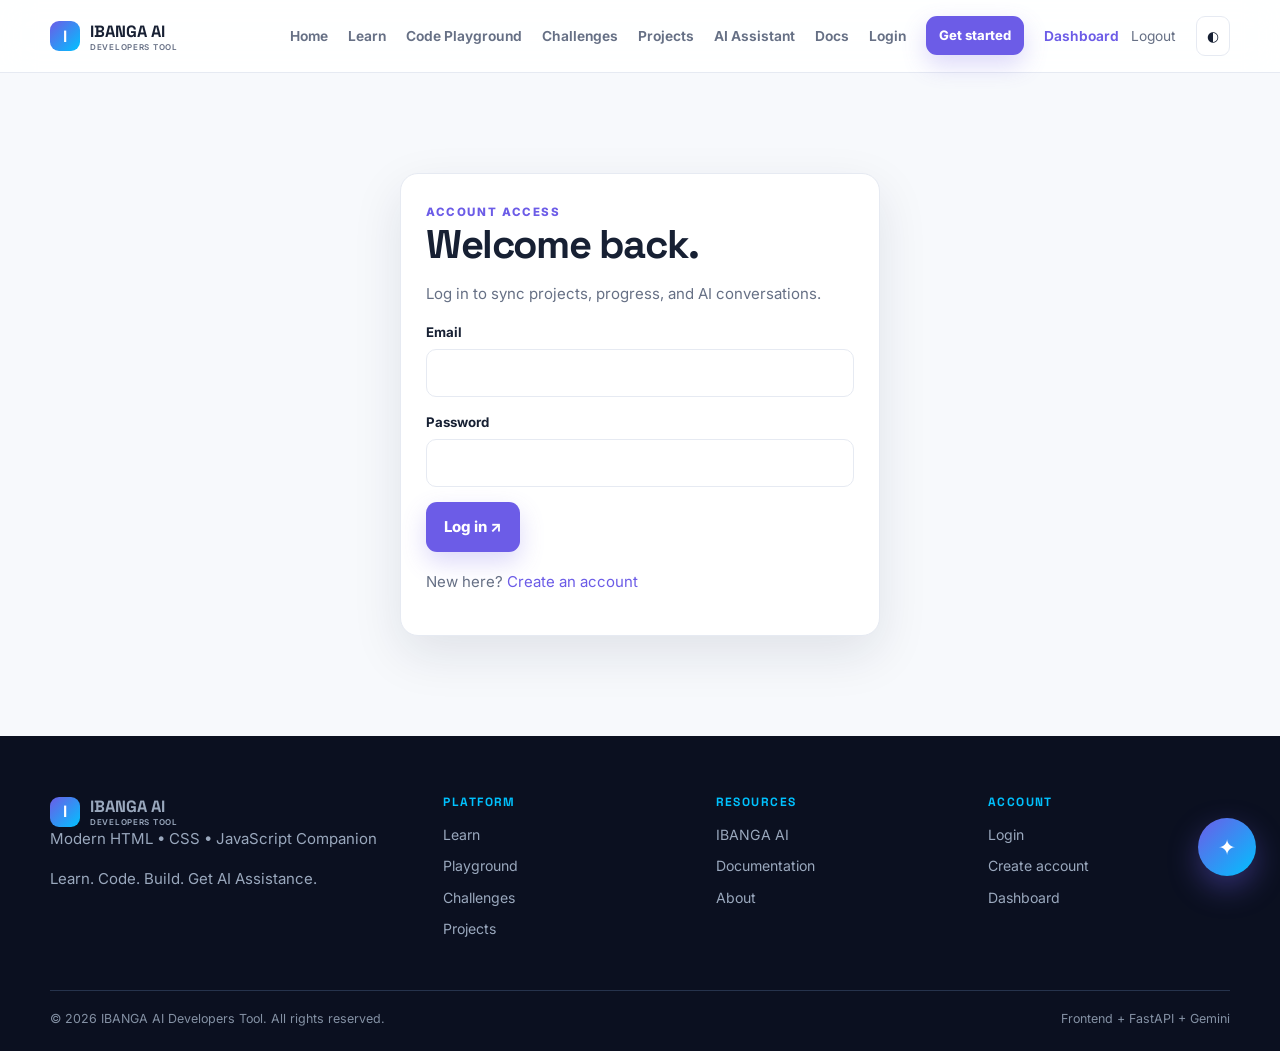
<file: pages/projects.html>
<!doctype html><html lang="en" data-page="projects"><head><meta charset="UTF-8"><meta name="viewport" content="width=device-width,initial-scale=1"><title>Projects — IBANGA AI</title><link rel="preconnect" href="https://fonts.googleapis.com"><link href="https://fonts.googleapis.com/css2?family=Inter:wght@400;500;600;700;800&family=Space+Grotesk:wght@500;600;700&display=swap" rel="stylesheet"><link rel="stylesheet" href="../css/style.css"><link rel="stylesheet" href="../css/responsive.css"></head><body><div id="site-header"></div><main><section class="page-title"><div class="container"><span class="eyebrow">PROJECT LAB</span><h1>Turn lessons into <span class="gradient-text">things.</span></h1><p>Start with a template, customize it in the playground, and save your work locally.</p></div></section><section class="section"><div class="container"><div style="max-width:430px;margin-bottom:25px"><input class="search-box" data-search="#project-grid [data-search-item]" data-empty="#project-empty" placeholder="Search projects..." aria-label="Search projects"></div><div id="project-grid" class="grid-4"></div><div id="project-empty" class="empty" hidden>No results found.</div></div></section></main><div id="site-footer"></div><script src="../js/storage.js"></script><script src="../js/ui.js"></script><script src="../js/main.js"></script><script src="../js/projects.js"></script></body></html>
</file>
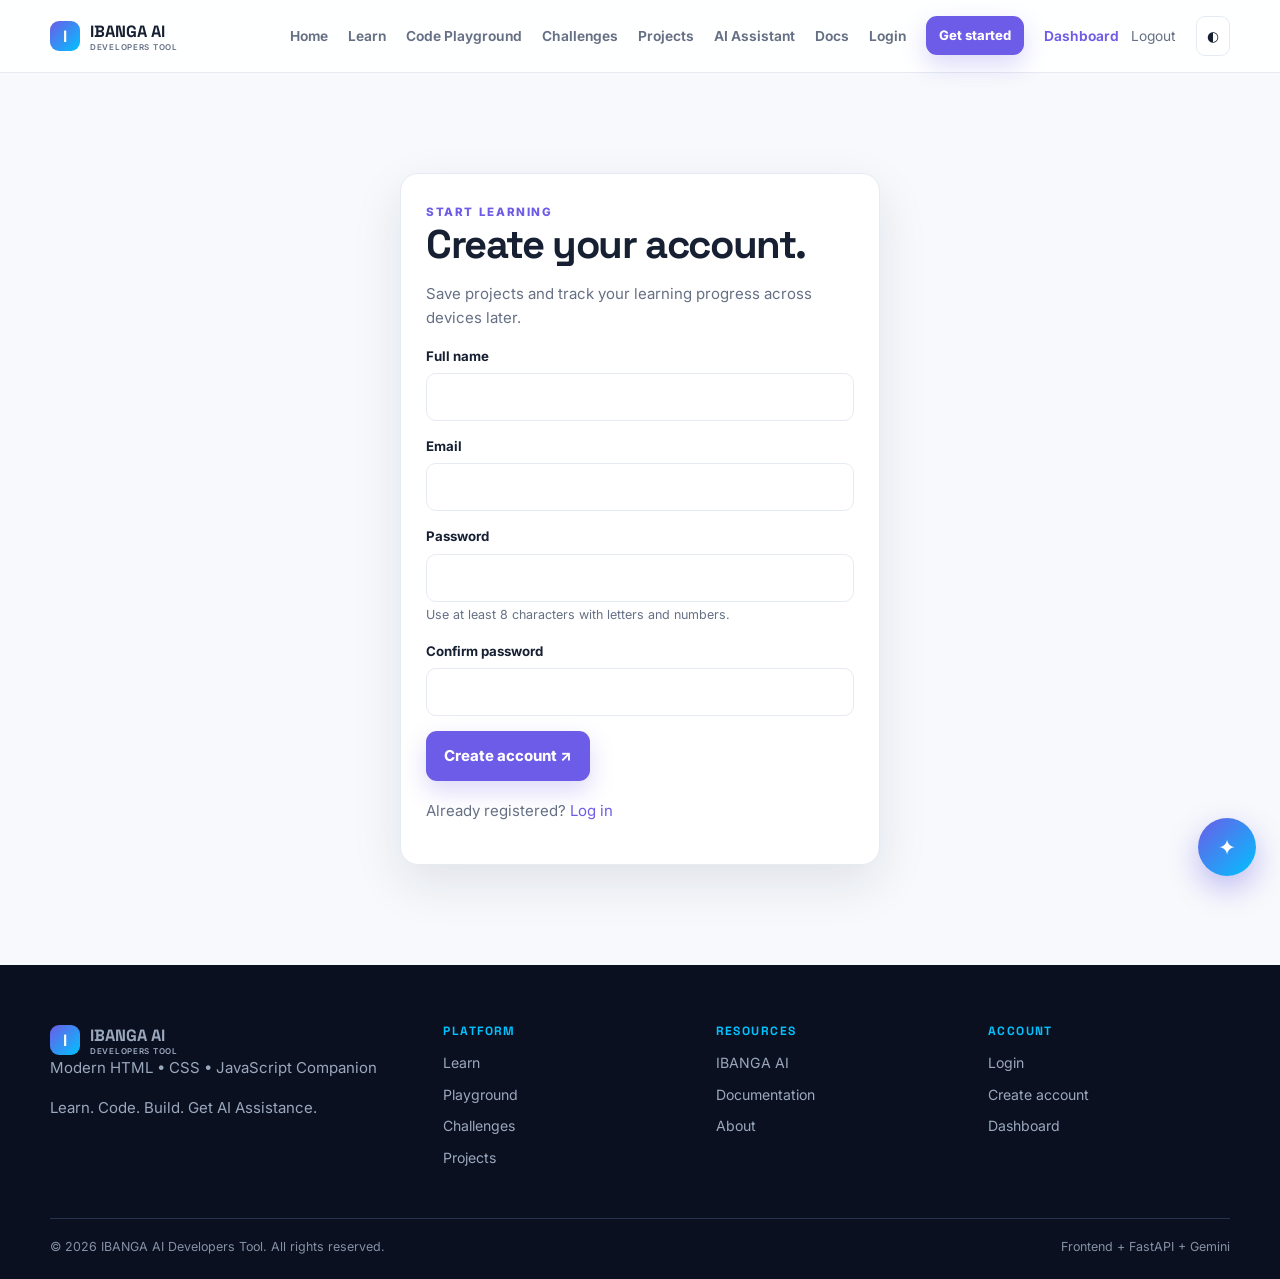
<file: pages/register.html>
<!doctype html><html lang="en" data-page="register"><head><meta charset="UTF-8"><meta name="viewport" content="width=device-width,initial-scale=1"><title>Create account — IBANGA AI</title><link rel="preconnect" href="https://fonts.googleapis.com"><link href="https://fonts.googleapis.com/css2?family=Inter:wght@400;600;700;800&family=Space+Grotesk:wght@500;700&display=swap" rel="stylesheet"><link rel="stylesheet" href="../css/style.css"><link rel="stylesheet" href="../css/responsive.css"></head><body><div id="site-header"></div><main class="section"><div class="container" style="max-width:480px"><section class="card card-pad"><span class="eyebrow">START LEARNING</span><h1 style="font-size:2.5rem">Create your account.</h1><p class="muted">Save projects and track your learning progress across devices later.</p><form id="register-form"><div class="form-group"><label for="full_name">Full name</label><input id="full_name" required minlength="2"></div><div class="form-group"><label for="email">Email</label><input id="email" type="email" required></div><div class="form-group"><label for="password">Password</label><input id="password" type="password" required minlength="8"><small class="muted">Use at least 8 characters with letters and numbers.</small></div><div class="form-group"><label for="confirm">Confirm password</label><input id="confirm" type="password" required></div><div id="auth-error" class="notice danger" hidden></div><button class="btn btn-primary" type="submit">Create account ↗</button></form><p class="muted" style="margin-top:18px">Already registered? <a href="login.html" style="color:var(--brand)">Log in</a></p></section></div></main><div id="site-footer"></div><script src="../js/storage.js"></script><script src="../js/api.js"></script><script src="../js/ui.js"></script><script src="../js/auth-api.js"></script></body></html>
</file>
<file: css/style.css>
:root{--brand:#6c5ce7;--brand-2:#00c2ff;--accent:#00d084;--ink:#172033;--muted:#667085;--dark:#0b1020;--dark-2:#121a2e;--surface:#fff;--soft:#f7f9fc;--line:#e6eaf2;--danger:#ec6b75;--shadow:0 18px 50px rgba(24,32,55,.1);--radius:18px}*{box-sizing:border-box}html{scroll-behavior:smooth}body{margin:0;background:var(--soft);color:var(--ink);font:400 15px/1.6 Inter,ui-sans-serif,system-ui,-apple-system,BlinkMacSystemFont,"Segoe UI",sans-serif}body.dark{--surface:#0e1729;--soft:#090f1d;--ink:#eef4ff;--muted:#a0aec0;--line:#22304a;--shadow:0 20px 55px rgba(0,0,0,.24)}h1,h2,h3,h4{font-family:"Space Grotesk",Inter,sans-serif;line-height:1.12;letter-spacing:-.035em;margin:0 0 14px}h1{font-size:clamp(2.8rem,6vw,5.5rem)}h2{font-size:clamp(2rem,4vw,3.5rem)}h3{font-size:1.15rem}p{margin:0 0 16px}a{text-decoration:none;color:inherit}button,input,textarea,select{font:inherit}button{cursor:pointer}.container{width:min(1180px,calc(100% - 40px));margin:auto}.section{padding:100px 0}.eyebrow{font-size:.72rem;text-transform:uppercase;letter-spacing:.14em;font-weight:800;color:var(--brand)}.gradient-text{background:linear-gradient(100deg,var(--brand),var(--brand-2));-webkit-background-clip:text;background-clip:text;color:transparent}.muted{color:var(--muted)}.btn{display:inline-flex;align-items:center;justify-content:center;gap:9px;border:1px solid transparent;border-radius:11px;padding:12px 17px;font-weight:750;transition:.2s}.btn:hover{transform:translateY(-2px)}.btn-primary{background:var(--brand);color:#fff;box-shadow:0 10px 24px rgba(108,92,231,.24)}.btn-secondary{background:var(--surface);border-color:var(--line);color:var(--ink)}.btn-dark{background:var(--dark);color:#fff}.btn-small{padding:8px 12px;font-size:.82rem}.site-header{position:sticky;top:0;z-index:50;background:color-mix(in srgb,var(--surface) 88%,transparent);backdrop-filter:blur(16px);border-bottom:1px solid var(--line)}.nav-wrap{height:72px;display:flex;align-items:center;justify-content:space-between}.brand{display:inline-flex;align-items:center;gap:10px;font:800 1.02rem "Space Grotesk";white-space:nowrap}.brand-mark{display:grid;place-items:center;width:30px;height:30px;border-radius:9px;background:linear-gradient(135deg,var(--brand),var(--brand-2));color:#fff;font-weight:900}.main-nav{display:flex;align-items:center;gap:20px;font-size:.86rem}.main-nav a:not(.btn){color:var(--muted);font-weight:650}.main-nav a:hover{color:var(--brand)}.theme-toggle,.menu-toggle{border:1px solid var(--line);background:var(--surface);color:var(--ink);border-radius:9px;padding:8px 10px}.menu-toggle{display:none}.page-title{padding:80px 0 55px;background:linear-gradient(135deg,#f0efff,var(--soft) 55%,#e7fbff)}body.dark .page-title{background:linear-gradient(135deg,#171737,var(--soft))}.page-title p{max-width:650px;color:var(--muted);font-size:1.1rem}.section-heading{max-width:680px;margin-bottom:38px}.center{text-align:center;margin-left:auto;margin-right:auto}.card{background:var(--surface);border:1px solid var(--line);border-radius:var(--radius);box-shadow:var(--shadow)}.card-pad{padding:25px}.grid-3{display:grid;grid-template-columns:repeat(3,1fr);gap:18px}.grid-4{display:grid;grid-template-columns:repeat(4,1fr);gap:16px}.icon{width:44px;height:44px;display:grid;place-items:center;border-radius:13px;background:#e9e5ff;color:var(--brand);font-size:1.2rem;margin-bottom:18px}.icon.cyan{background:#d9f8ff;color:#008db8}.icon.green{background:#dff9ed;color:#008b59}.code-font,code,pre,textarea{font-family:"SFMono-Regular",Consolas,"Liberation Mono",monospace}.site-footer{background:var(--dark);color:#fff;padding:60px 0 22px}.footer-grid{display:grid;grid-template-columns:1.5fr repeat(3,1fr);gap:30px}.site-footer p,.site-footer a{color:#9aa8bd}.site-footer h4{font-size:.75rem;color:var(--brand-2);letter-spacing:.12em}.footer-links a{display:block;margin:9px 0;font-size:.88rem}.footer-bottom{border-top:1px solid #26334c;margin-top:40px;padding-top:18px;color:#8491a4;font-size:.78rem;display:flex;justify-content:space-between}.hero{padding:82px 0 90px;background:radial-gradient(circle at 76% 24%,rgba(108,92,231,.2),transparent 30%),var(--soft)}.hero-grid{display:grid;grid-template-columns:.9fr 1.1fr;gap:55px;align-items:center}.hero p{max-width:600px;color:var(--muted);font-size:1.13rem}.hero-actions{display:flex;gap:12px;flex-wrap:wrap;margin:28px 0}.badge{display:inline-flex;align-items:center;gap:8px;padding:7px 11px;border:1px solid #cfc9ff;border-radius:30px;color:var(--brand);font-size:.73rem;font-weight:800;background:var(--surface)}.dot{width:7px;height:7px;background:var(--accent);border-radius:50%}.hero-editor{background:#0d1528;border:1px solid #293a5d;border-radius:18px;overflow:hidden;box-shadow:0 28px 75px rgba(30,29,73,.24);transform:rotate(1deg)}.editor-top{height:45px;display:flex;align-items:center;gap:7px;padding:0 15px;border-bottom:1px solid #263552;color:#9da9bf;font-size:.75rem}.traffic{width:9px;height:9px;border-radius:50%;background:#f47777;box-shadow:15px 0 #f2c15e,30px 0 #52d9a4;margin-right:35px}.editor-tabs{display:flex;gap:20px;margin-left:auto}.editor-tabs b{color:#fff;border-bottom:2px solid var(--brand-2);padding:14px 0}.editor-body{display:grid;grid-template-columns:1fr 1fr;min-height:300px}.mock-code{padding:20px;color:#bfcbdf;font-size:.78rem;line-height:1.8}.mock-code .tag{color:#ff8fc5}.mock-code .attr{color:#8bd9ff}.mock-code .value{color:#b5ef9e}.preview{background:#f7f9fc;color:#172033;padding:20px}.preview-window{background:#fff;border-radius:9px;padding:18px;min-height:250px}.preview-window h3{color:#172033}.preview-button{display:inline-block;padding:8px 13px;background:var(--brand);color:#fff;border-radius:7px;font-size:.75rem}.logos{display:flex;justify-content:space-between;gap:20px;flex-wrap:wrap;color:#8793a8;font:800 1rem "Space Grotesk"}.feature-card:hover,.path-card:hover,.project-card:hover{transform:translateY(-4px);box-shadow:0 24px 55px rgba(30,35,70,.13)}.feature-card,.path-card,.project-card{transition:.25s}.feature-card p,.path-card p,.project-card p{color:var(--muted)}.path-card{padding:24px}.progress-line{height:7px;background:var(--line);border-radius:5px;overflow:hidden}.progress-line i{display:block;height:100%;background:linear-gradient(90deg,var(--brand),var(--brand-2));border-radius:inherit}.split{display:grid;grid-template-columns:1fr 1fr;gap:25px;align-items:center}.dark-section{background:var(--dark);color:#fff}.dark-section .muted{color:#9ba9bd}.steps{display:grid;grid-template-columns:repeat(4,1fr);gap:18px}.step{border-top:1px solid #30415f;padding-top:20px}.step-number{color:var(--brand-2);font-weight:800}.step p{color:#9ba9bd}.faq details{border-bottom:1px solid var(--line);padding:19px 0}.faq summary{cursor:pointer;font-weight:750;display:flex;justify-content:space-between}.faq summary span{color:var(--brand);font-size:1.4rem}.cta{padding:70px 0}.cta-box{background:linear-gradient(125deg,#1d174c,var(--dark));color:#fff;border-radius:24px;padding:50px;display:flex;justify-content:space-between;align-items:center;gap:30px}.toast{position:fixed;right:20px;bottom:20px;z-index:100;background:var(--dark);color:#fff;padding:13px 17px;border-radius:10px;box-shadow:var(--shadow);transform:translateY(100px);opacity:0;transition:.3s}.toast.show{transform:none;opacity:1}.reveal{opacity:0;transform:translateY(18px);transition:.6s}.reveal.visible{opacity:1;transform:none}.empty{padding:35px;text-align:center;color:var(--muted)}.search-box{border:1px solid var(--line);background:var(--surface);color:var(--ink);border-radius:10px;padding:11px 13px;width:100%;outline:none}.search-box:focus,textarea:focus,input:focus,select:focus{border-color:var(--brand);box-shadow:0 0 0 3px rgba(108,92,231,.14);outline:none}.form-group{margin:15px 0}.form-group label{display:block;font-weight:700;font-size:.83rem;margin-bottom:6px}.form-group input,.form-group textarea,.form-group select{width:100%;border:1px solid var(--line);background:var(--surface);color:var(--ink);border-radius:10px;padding:11px 13px}.form-group textarea{min-height:120px;resize:vertical}.status{display:inline-block;border-radius:20px;padding:4px 9px;background:#daf8eb;color:#008b59;font-size:.72rem;font-weight:750}.status.pending{background:#fff0d7;color:#9a6d17}.modal-backdrop{display:none;position:fixed;inset:0;background:rgba(7,12,25,.65);z-index:80;place-items:center;padding:20px}.modal-backdrop.open{display:grid}.modal{width:min(760px,100%);max-height:90vh;overflow:auto;background:var(--surface);border-radius:18px;padding:28px;position:relative}.modal-close{position:absolute;right:18px;top:16px;border:0;background:none;color:var(--muted);font-size:1.3rem}.kbd{font:700 .72rem monospace;border:1px solid var(--line);padding:2px 5px;border-radius:4px}.quick-grid{display:flex;flex-wrap:wrap;gap:8px}.quick-grid button{border:1px solid var(--line);background:var(--surface);color:var(--ink);border-radius:20px;padding:8px 11px;font-size:.78rem}.table{width:100%;border-collapse:collapse}.table th,.table td{text-align:left;border-bottom:1px solid var(--line);padding:13px 9px;font-size:.82rem}.table th{color:var(--muted);font-size:.72rem}.notice{border-radius:10px;padding:11px 13px;background:#e3f8f0;color:#087b57;font-size:.82rem;margin:12px 0}.danger{background:#ffe5e7;color:#b33f49}
</file>
<file: css/responsive.css>
@media(max-width:950px){.hero-grid,.split{grid-template-columns:1fr}.hero-editor{max-width:700px;margin:auto}.grid-4{grid-template-columns:repeat(2,1fr)}.footer-grid{grid-template-columns:1.4fr 1fr 1fr}.steps{grid-template-columns:repeat(2,1fr)}}@media(max-width:760px){.container{width:calc(100% - 30px)}.section{padding:70px 0}.menu-toggle{display:block}.main-nav{display:none;position:absolute;left:15px;right:15px;top:65px;background:var(--surface);border:1px solid var(--line);border-radius:15px;padding:15px;box-shadow:var(--shadow);flex-direction:column;align-items:stretch}.main-nav.open{display:flex}.main-nav a{padding:8px}.theme-toggle{position:absolute;right:18px;top:16px}.grid-3,.grid-4,.steps{grid-template-columns:1fr}.footer-grid{grid-template-columns:1fr 1fr}.footer-brand{grid-column:1/-1}.footer-bottom{display:block}.footer-bottom span{display:block;margin-top:7px}.cta-box{display:block;padding:32px}.cta-box .btn{margin-top:18px}.editor-body{grid-template-columns:1fr}.hero{padding-top:60px}.logos{justify-content:center}.page-title{padding:60px 0 40px}.hero-editor{transform:none}}@media(max-width:420px){h1{font-size:2.6rem}.container{width:calc(100% - 22px)}.footer-grid{grid-template-columns:1fr}.footer-brand{grid-column:auto}.editor-tabs{gap:8px;font-size:.68rem}.editor-body{min-height:240px}.mock-code{font-size:.68rem;padding:13px}.preview{padding:13px}}
</file>
<file: css/dashboard.css>
.app-shell{min-height:100vh;display:flex}.app-sidebar{width:245px;flex:0 0 245px;background:var(--dark);color:#fff;padding:22px 15px}.app-sidebar .brand{margin:0 10px 45px}.side-link{display:flex;align-items:center;gap:11px;color:#9caac0;padding:11px 12px;border-radius:9px;margin:4px 0;font-size:.86rem}.side-link:hover,.side-link.active{background:#1a2842;color:#fff}.side-link.active{color:var(--brand-2)}.app-main{flex:1;min-width:0}.app-topbar{height:72px;background:var(--surface);border-bottom:1px solid var(--line);display:flex;justify-content:space-between;align-items:center;padding:0 30px}.app-topbar h2{font-size:1.25rem;margin:0}.app-main-content{padding:30px}.dashboard-kpis{display:grid;grid-template-columns:repeat(4,1fr);gap:14px}.kpi{padding:19px}.kpi span{color:var(--muted);font-size:.77rem}.kpi strong{display:block;font:700 2rem "Space Grotesk";margin:8px 0}.dashboard-columns{display:grid;grid-template-columns:1.3fr .7fr;gap:18px;margin-top:18px}.progress-item{margin:18px 0}.progress-item header{display:flex;justify-content:space-between;font-size:.83rem;margin-bottom:6px}.sidebar-toggle{display:none;border:0;background:none;color:var(--ink);font-size:1.3rem}@media(max-width:950px){.app-sidebar{position:fixed;z-index:60;top:0;bottom:0;left:-260px;transition:.25s}.app-sidebar.open{left:0}.sidebar-toggle{display:inline-block}.dashboard-kpis{grid-template-columns:repeat(2,1fr)}.dashboard-columns{grid-template-columns:1fr}.sidebar-overlay{display:none}.sidebar-overlay.show{display:block;position:fixed;z-index:55;inset:0;background:rgba(0,0,0,.45)}}@media(max-width:550px){.app-topbar{padding:0 15px}.app-main-content{padding:17px}.dashboard-kpis{gap:8px}.kpi{padding:14px}.kpi strong{font-size:1.4rem}.app-topbar p{display:none}}
</file>
<file: css/editor.css>
.playground-shell{padding:32px 0}.playground-toolbar{display:flex;gap:10px;align-items:center;justify-content:space-between;margin-bottom:16px;flex-wrap:wrap}.editor-workspace{display:grid;grid-template-columns:1fr 1fr;gap:16px}.editor-column{min-width:0}.editor-tabs-live{display:flex;background:var(--dark-2);border-radius:12px 12px 0 0;overflow:hidden}.editor-tab{flex:1;border:0;background:transparent;color:#9ba9bd;padding:11px;font-weight:750}.editor-tab.active{background:#1c2944;color:#fff;box-shadow:inset 0 -3px var(--brand-2)}.code-editor{width:100%;min-height:340px;display:block;resize:vertical;border:1px solid #26385a;border-top:0;border-radius:0 0 12px 12px;background:#0d1528;color:#dce7fa;padding:18px;line-height:1.65;font-size:.82rem;tab-size:2;outline:none}.preview-panel{background:var(--surface);border:1px solid var(--line);border-radius:14px;overflow:hidden}.preview-panel-head{display:flex;justify-content:space-between;align-items:center;padding:12px 15px;border-bottom:1px solid var(--line)}.preview-panel iframe{width:100%;height:340px;border:0;background:#fff}.editor-error{display:none;background:#3a1822;color:#ffb4bc;padding:11px;font-size:.8rem}.editor-error.show{display:block}.editor-actions{display:flex;gap:8px;flex-wrap:wrap}.editor-actions button{border:1px solid var(--line);background:var(--surface);color:var(--ink);border-radius:8px;padding:9px 12px;font-size:.8rem}.editor-actions .run{background:var(--accent);color:#063e2a;border-color:var(--accent);font-weight:800}.project-toolbar input{max-width:240px}.mobile-editor-tabs{display:none}@media(max-width:760px){.editor-workspace{display:block}.preview-panel{margin-top:16px}.editor-tabs-live{display:flex}.editor-tab{display:block}.code-editor{min-height:300px}.editor-actions{width:100%}.editor-actions button{flex:1}.project-toolbar input{max-width:none;width:100%}}
</file>
